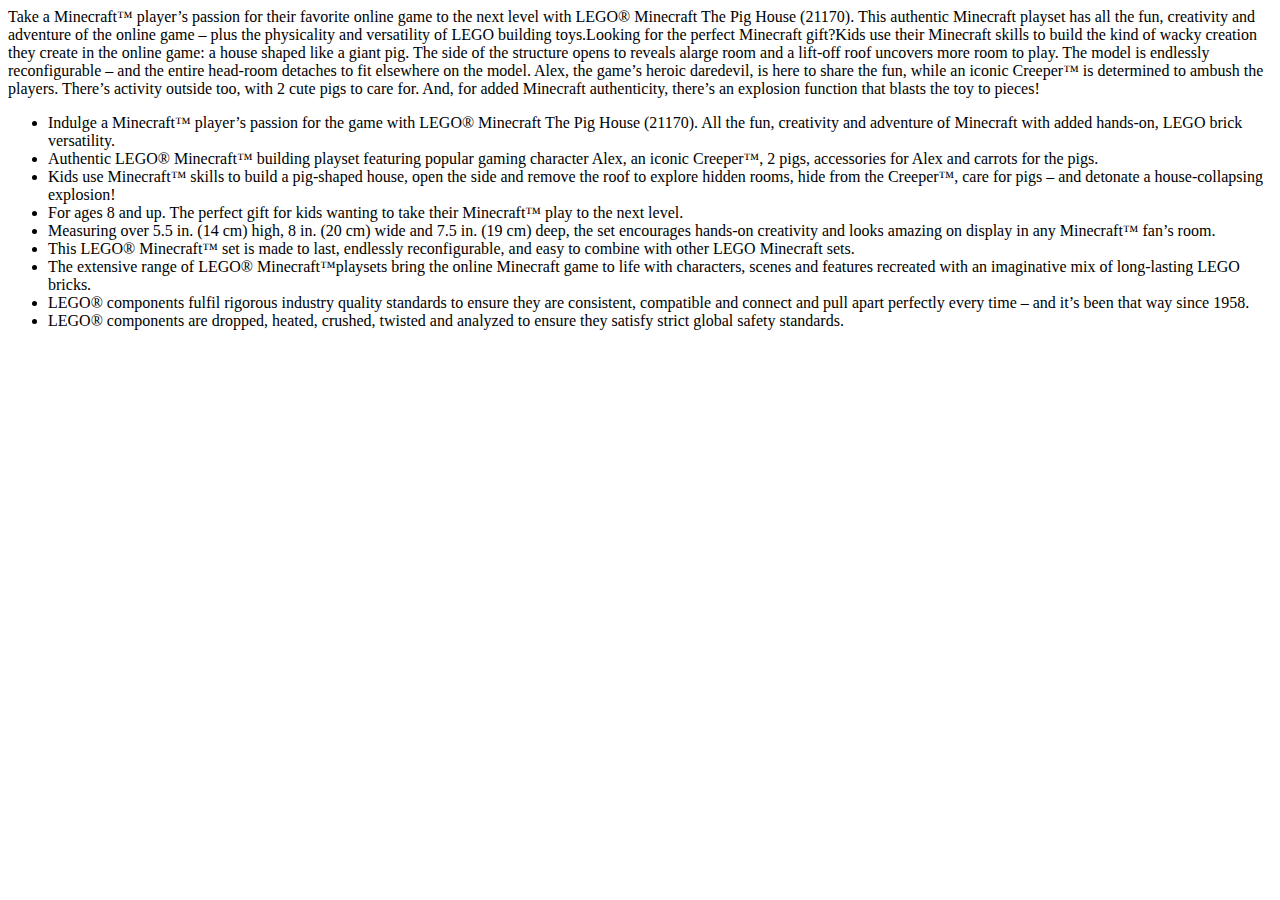
<file: ThemeMain/index.html>
<!DOCTYPE html>
<html lang="ko">

<head>
    <meta charset="UTF-8">
    <meta http-equiv="X-UA-Compatible" content="IE=edge">
    <meta name="viewport" content="width=device-width, initial-scale=1.0">
    <title>Document</title>
</head>

<body>
    <span>Take a Minecraft™ player’s passion for their favorite online game to the next level with LEGO® Minecraft The
        Pig House (21170). This authentic Minecraft playset has all the fun, creativity and adventure of the online game
        – plus the physicality and versatility of LEGO building toys.Looking for the perfect Minecraft gift?Kids use
        their Minecraft skills to build the kind of wacky creation they create in the online game: a house shaped like a
        giant pig. The side of the structure opens to reveals alarge room and a lift-off roof uncovers more room to
        play. The model is endlessly reconfigurable – and the entire head-room detaches to fit elsewhere on the model.
        Alex, the game’s heroic daredevil, is here to share the fun, while an iconic Creeper™ is determined to ambush
        the players. There’s activity outside too, with 2 cute pigs to care for. And, for added Minecraft authenticity,
        there’s an explosion function that blasts the toy to pieces!<ul>
            <li>Indulge a Minecraft™ player’s passion for the game with LEGO® Minecraft The Pig House (21170). All the
                fun, creativity and adventure of Minecraft with added hands-on, LEGO brick versatility.</li>
            <li>Authentic LEGO® Minecraft™ building playset featuring popular gaming character Alex, an iconic Creeper™,
                2 pigs, accessories for Alex and carrots for the pigs.</li>
            <li>Kids use Minecraft™ skills to build a pig-shaped house, open the side and remove the roof to explore
                hidden rooms, hide from the Creeper™, care for pigs – and detonate a house-collapsing explosion!</li>
            <li>For ages 8 and up. The perfect gift for kids wanting to take their Minecraft™ play to the next level.
            </li>
            <li>Measuring over 5.5 in. (14 cm) high, 8 in. (20 cm) wide and 7.5 in. (19 cm) deep, the set encourages
                hands-on creativity and looks amazing on display in any Minecraft™ fan’s room.</li>
            <li>This LEGO® Minecraft™ set is made to last, endlessly reconfigurable, and easy to combine with other LEGO
                Minecraft sets.</li>
            <li>The extensive range of LEGO® Minecraft™playsets bring the online Minecraft game to life with characters,
                scenes and features recreated with an imaginative mix of long-lasting LEGO bricks.</li>
            <li>LEGO® components fulfil rigorous industry quality standards to ensure they are consistent, compatible
                and connect and pull apart perfectly every time – and it’s been that way since 1958.</li>
            <li>LEGO® components are dropped, heated, crushed, twisted and analyzed to ensure they satisfy strict global
                safety standards.</li>
        </ul></span>
</body>

</html>
</file>
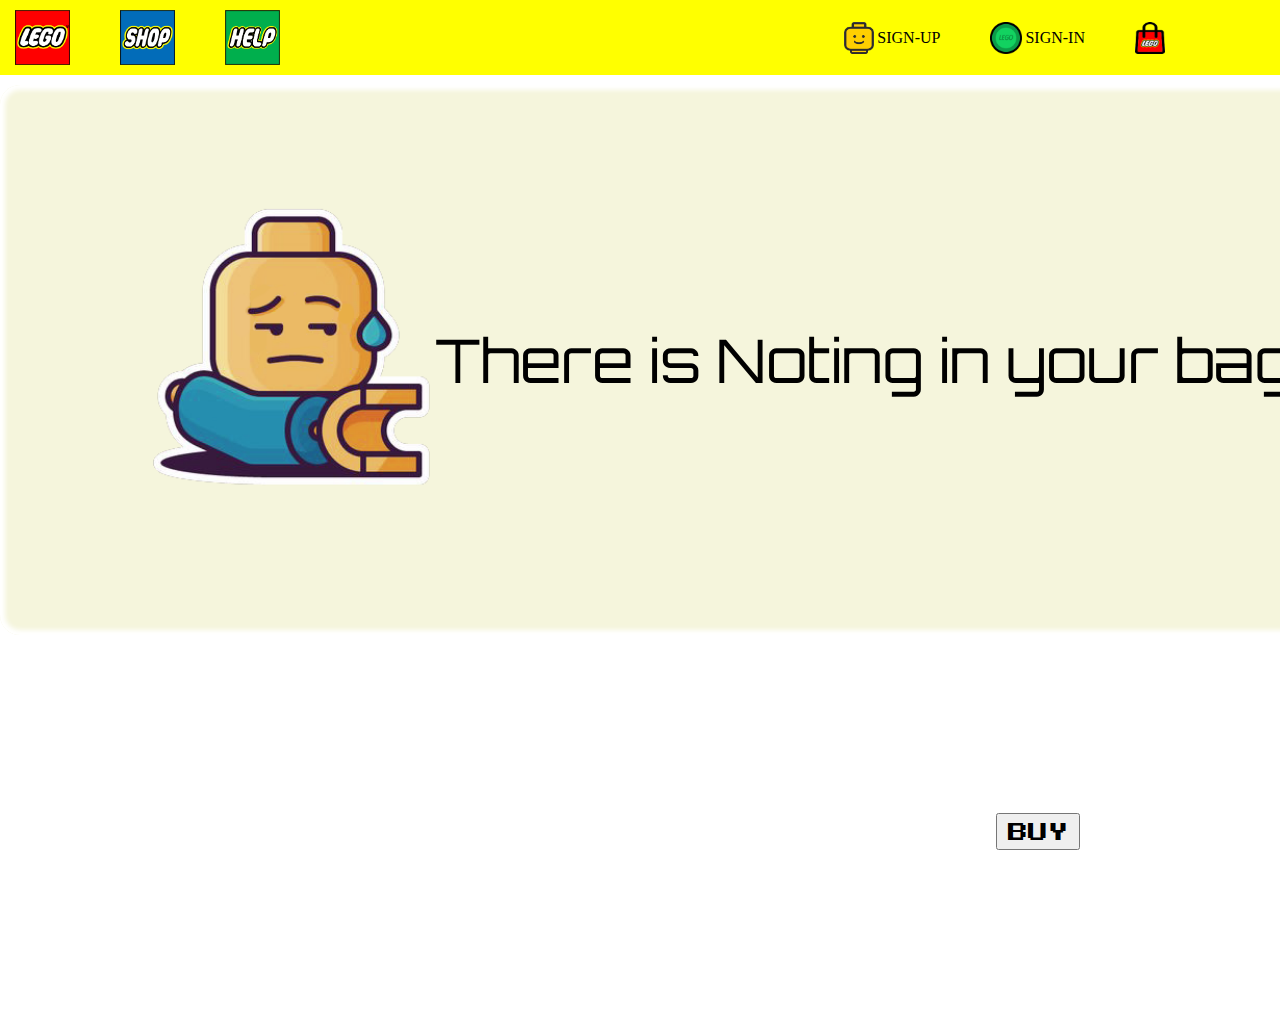
<file: bag.html>
<!DOCTYPE html>
<html lang="ko">

<head>
    <link rel="icon" type="image/x-icon" href="./css/images/header_logo.png">
    <meta charset="UTF-8">
    <meta http-equiv="X-UA-Compatible" content="IE=edge">
    <meta name="viewport" content="width=device-width, initial-scale=1.0">
    <title>Bag</title>
    <link rel="stylesheet" href="./css/reset.css">
    <link rel="stylesheet" href="./css/bag.css">
    <link rel="stylesheet" href="./css/header.css">
    <script src="https://cdnjs.cloudflare.com/ajax/libs/jquery/1.12.4/jquery.min.js"
        integrity="sha512-jGsMH83oKe9asCpkOVkBnUrDDTp8wl+adkB2D+//JtlxO4SrLoJdhbOysIFQJloQFD+C4Fl1rMsQZF76JjV0eQ=="
        crossorigin="anonymous" referrerpolicy="no-referrer"></script>
    <script src="./dist/dom-to-image.min.js"></script>
    <link rel="preconnect" href="https://fonts.googleapis.com">
    <link rel="preconnect" href="https://fonts.gstatic.com" crossorigin>
    <link href="https://fonts.googleapis.com/css2?family=Black+Ops+One&family=Noto+Sans+KR&display=swap"
        rel="stylesheet">
</head>

<body>
    <div class="header"></div>
    <div id="allbox">
        <div id="meButton">
            <button type="button">
                BUY
            </button>
        </div>
        <div id="bagNoItems">
            <p>There is Noting in your bag....</p>
        </div>
        <table id="bagTable">

        </table>
        <div id="bagMessageBox" class="unview">
            <button class="bagMessageBoxYes" type="button">yes</button>
            <button class="bagMessageBoxNo" type="button">no</button>
        </div>
    </div>
    <script>//callUp
        $('.header').load('./header.html')
        // $('.nav').load('./nav.html')
    </script>
    <script type="module" src="./js/index.js"></script>
    <script>
        function new_box() {
            let whatYouBuy = JSON.parse(sessionStorage.getItem("buys"))
            console.log(whatYouBuy)

            if (whatYouBuy) {
                $('#bagNoItems').removeClass('view')
                $('#bagTable *').remove()
                whatYouBuy.forEach((element, index) => {
                    let tempBox = ''
                    tempBox += `<tr class="bagItem el{}">`
                    tempBox += `<td class="bagImage">`
                    tempBox += `<img src="https://github.com/jillina1004/imagebox/blob/main/${element.lessgoIndex}.png?raw=true" alt="${element.lessgoIndex}">`
                    tempBox += `</td>`
                    tempBox += `<td class="bagName">${element.lessgoName}</td>`
                    tempBox += `<td class="bagPrice"><span class="howareyou">${element.lessgoPrice}</span><span class="howdareyou">${element.lessgoPrice}</span></td>`
                    tempBox += `<td class="bagQuant">
                    <div class="bagQuantMinus"></div>
                    <input onkeypress="return isNumber(event)" type="text" name="bagQuantInput" id="bagQuantInput${index}"
                        class="bagQuantInput" value="${element.lessgoQuant}">
                    <div class="bagQuantPlus"></div>
                </td>`
                    tempBox += `<td class="bagDelete">DELETE</td>
            </tr>`

                    $('#bagTable').append(tempBox)
                });
                if (whatYouBuy.length == 0) {
                    $('#bagTable *').remove()
                    $('#bagNoItems').addClass('view')
                }
            } else {
                $('#bagTable *').remove()
                $('#bagNoItems').addClass('view')

            }
        }
        new_box();
    </script>
    <script>
        $(document).on("click", ".bagQuantMinus", function () {
            let q = $(this).next().val()
            if (q >= 2) {
                q--;
                $(this).next().val(q)
                let b = $(this).parent().prev().children(".howdareyou").text()
                let c = parseInt(q) * parseFloat(b)
                $(this).parent().prev().children(".howareyou").text(c.toFixed(2))

            }
        })

        $(document).on("click", ".bagQuantPlus", function () {
            let q = $(this).prev().val()
            q++;
            $(this).prev().val(q)
            let b = $(this).parent().prev().children(".howdareyou").text()
                let c = parseInt(q) * parseFloat(b)
                $(this).parent().prev().children(".howareyou").text(c.toFixed(2))

        })
        let w = ""
        $(document).on("click", ".bagDelete", function () {
            $('#bagMessageBox').removeClass('unview')
            w = $(this).prev().prev().prev().prev().children().attr("alt")
        })
        $(document).on("click", ".bagMessageBoxYes", function () {
            let tempBox = JSON.parse(sessionStorage.getItem("buys")) || [];
            let objIndex = tempBox.findIndex((obj => obj.lessgoIndex == w));
            $('#bagMessageBox').addClass('unview')
            tempBox.splice(objIndex, 1)
            sessionStorage.setItem("buys", JSON.stringify(tempBox))
            setInterval(new_box(), 800);
        })
        $(document).on("click", ".bagMessageBoxNo", function () {
            w = 0;
            $('#bagMessageBox').addClass('unview')
        })
        $('.bagQuantInput').bind('mousewheel', function (e) {
            let a = $(this).val()
            e.preventDefault();
            e.stopPropagation();
            if (e.originalEvent.wheelDelta / 120 > 0) {
                a ++;
                $(this).val(a)
                let b = $(this).parent().prev().children(".howdareyou").text()
                
                let c = parseInt(a) * parseFloat(b)
                $(this).parent().prev().children(".howareyou").text(c.toFixed(2))
            }
            else {
                if(a>=2){
                a--;
                $(this).val(a)}
                let b = $(this).parent().prev().children(".howdareyou").text()
                
                let c = parseInt(a) * parseFloat(b)
                $(this).parent().prev().children(".howareyou").text(c.toFixed(2))
            }
        });
        $(document).on("input", ".bagQuantInput", function () {
            let a = $(this).val()
            if (a == 0) {
                $(this).val(1)
            }
            else {
                let b = $(this).parent().prev().children(".howdareyou").text()
                
                let c = parseInt(a) * parseFloat(b)
                $(this).parent().prev().children(".howareyou").text(c.toFixed(2))
            }
        })
    </script>
    <script>

        function isNumber(evt) { //<input type="text" onkeypress="return isNumber(event)">
            evt = (evt) ? evt : window.event;
            var charCode = (evt.which) ? evt.which : evt.keyCode;
            if (charCode > 31 && (charCode < 48 || charCode > 57)) {
                return false;
            }
            return true;
        }
        $('.bagQuantInput').bind('keyup blur', function () {
            $(this).val($(this).val().replace(/[^0-9]/g, ''))
        });
    </script>

</body>

</html>
</file>
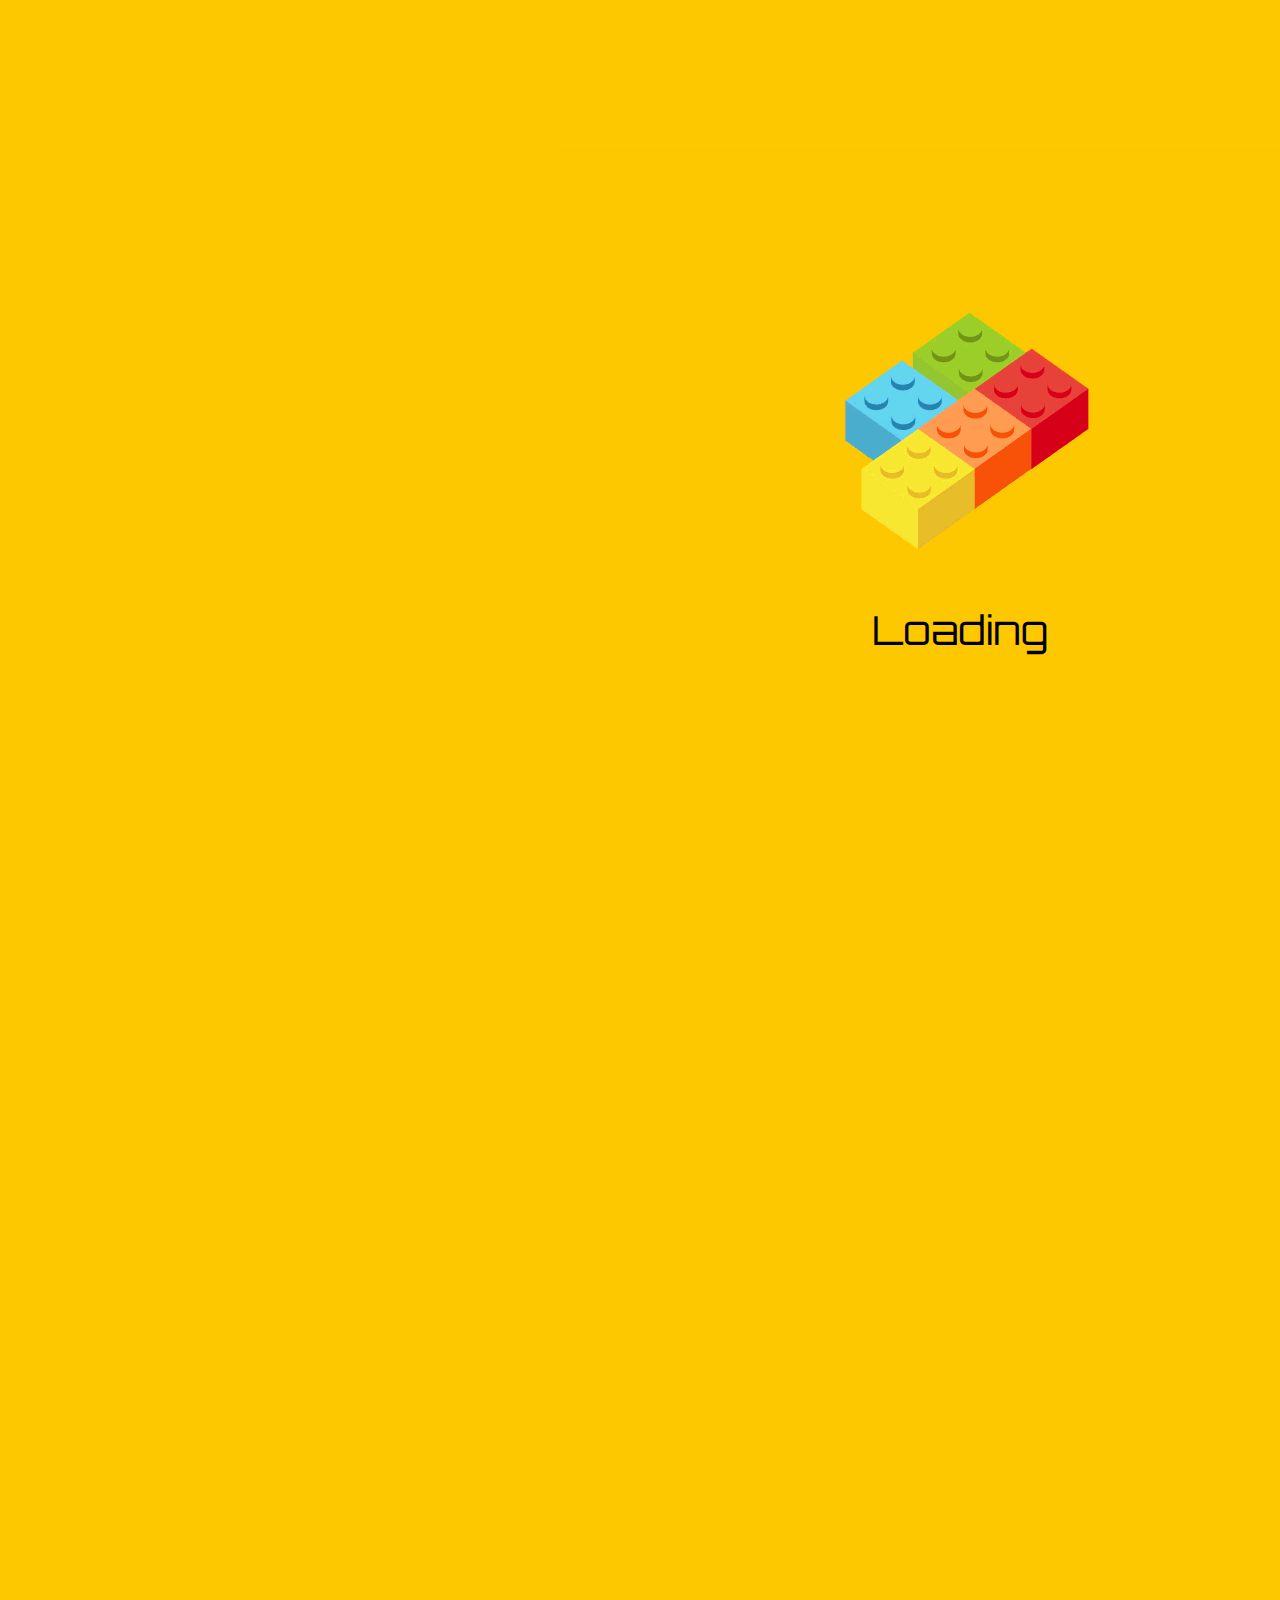
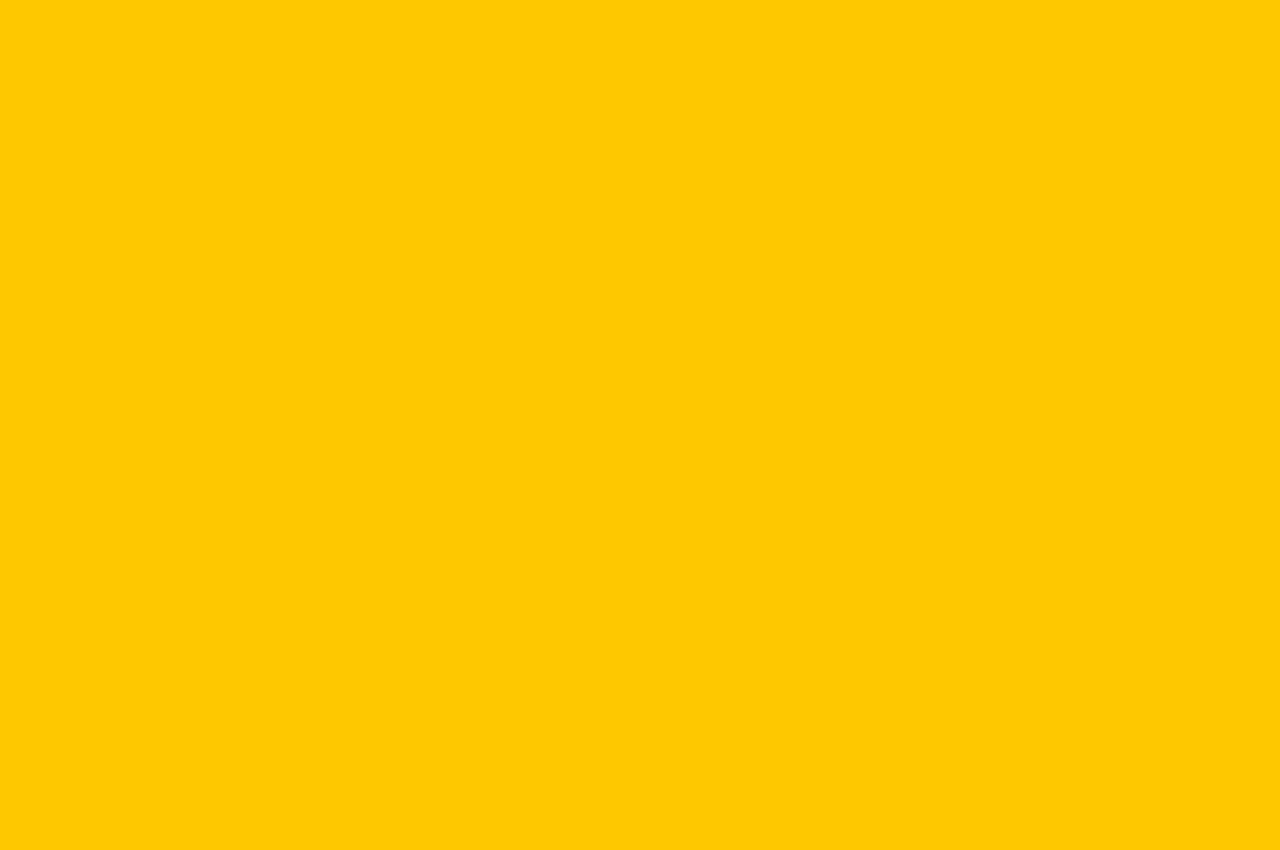
<file: detail.html>
<!DOCTYPE html>
<html lang="ko">

<head>
    <link rel="icon" type="image/x-icon" href="./css/images/header_logo.png">
    <meta charset="UTF-8">
    <meta name="viewport" content="width=device-width, initial-scale=1.0">
    <title>Document</title>
    <link rel="stylesheet" href="./css/reset.css">
    <link rel="stylesheet" href="./css/detail.css">
    <link rel="stylesheet" href="./css/header.css">
    <link rel="preconnect" href="https://fonts.googleapis.com">
    <link rel="preconnect" href="https://fonts.gstatic.com" crossorigin>
    <link href="https://fonts.googleapis.com/css2?family=Black+Ops+One&family=Noto+Sans+KR&display=swap"
        rel="stylesheet">
    <script src="https://cdnjs.cloudflare.com/ajax/libs/jquery/1.12.4/jquery.min.js"
        integrity="sha512-jGsMH83oKe9asCpkOVkBnUrDDTp8wl+adkB2D+//JtlxO4SrLoJdhbOysIFQJloQFD+C4Fl1rMsQZF76JjV0eQ=="
        crossorigin="anonymous" referrerpolicy="no-referrer"></script>
</head>

<body>
    <div class="loading"></div>
    <div class="header"></div>
    <div id="allbox">
        <div id="detailMain">
            <div id="pleaseLogin">
               
            </div>
            <div id="detailImageBox2">
                <p></p>
                <button type="button" id="detailImageBox2View">VIEW BAG</button>
                <button type="button" id="detailImageBox2Keep">CLOSE</button>
            </div>
            <div id="detailMainLeft">
                <div id="detailImageBox"></div>
                <div id="soldOut"></div>

                <div id="detail3Info">
                    <div id="detailInfoL"><p>Pieces</p><br><span></span></div>
                    <div id="detailInfoM"><p>Ages</p><br><span></span></div>
                    <div id="detailInfoR"><p>minifigures</p><br><span></span></div>
                </div>
            </div>
            <div id="detailMainRight">
                <ul>
                    <li id="detailListStarsNew">
                        <div id="detailStars">

                        </div>
                        <div id="detailNew" class="univew">NEW</div>
                    </li>
                    <li id="detailListIndex">
                        <p>#Index</p>
                        <span></span>
                        </li>
                    <li id="detailListName"><p>#Title</p><span></span></li>
                    <li id="detailListPrice"><p>#Price</p><span></span></li>
                    <li id="detailListTheme"><p>#Theme</p><span></span></li>
                    <li id="detailListButton">
                        <div id="detailListButtonMinus"></div>
                        <input type="text" name="detailListButtonQuant" id="detailListButtonQuant" value="1" onkeypress="return isNumber(event)">
                        <div id="detailListButtonPlus"></div>
                        <div id="detailListButtonBuy">BUY</div>
                    </li>
                </ul>
            </div>
            <div id="detailMainBottom">

            </div>
        </div>
    </div>
    <div class="footer"></div>
    <script>$('.loading').load('./loadingC.html')
        window.onload = function(){
            setTimeout(function(){
                scrollTo(0,0)
            },10)
        }
        $('.loading').delay(3000).fadeOut()
        </script>
    <script>$('.header').load('./header.html')
    $('.footer').load('./footer.html')</script>

    <script type="module" src="./js/index.js"></script>
    <script>
        let detailItem = JSON.parse(sessionStorage.getItem("Items"))
        console.log(detailItem)
        document.title = detailItem.lessgoName;
        let detailimage = `<img src="https://github.com/jillina1004/imagebox/blob/main/${detailItem.lessgoIndex}.png?raw=true" alt="${detailItem.lessgoIndex}"></img>`
        $('#detailImageBox').append(detailimage)
        $('#detailInfoL span').append(detailItem.lessgoPiece)
        $('#detailInfoM span').append(detailItem.lessgoAge)
        $('#detailInfoR span').append(detailItem.lessgoMan)
        $('#detailListIndex span').append(detailItem.lessgoIndex)
        $('#detailListName span').append(detailItem.lessgoName)
        $('#detailListPrice span').append(detailItem.lessgoPrice)
        $('#detailListTheme span').append(detailItem.lessgoTheme)
        let rateStar = detailItem.lessgoRate * 10
        let rateStar2 = rateStar % 10;
        let rateStar3 = 0;
        if (rateStar != 0) {
            if (rateStar2 == 0) {
                rateStar3 = 50 - rateStar
                for (let i = 0; i < rateStar; i += 10) {
                    $('#detailStars').append(`<img src="./css/images/star2.png" alt="">`)
                }
                for (let i = 0; i < rateStar3; i += 10) {
                    $('#detailStars').append(`<img src="./css/images/star0.png" alt="">`)
                }
            }
            else {
                rateStar3 = 45 - rateStar
                for (let i = 0; i < rateStar - 5; i += 10) {
                    $('#detailStars').append(`<img src="./css/images/star2.png" alt="">`)
                }
                $('#detailStars').append(`<img src="./css/images/star1.png" alt="">`)
                for (let i = 0; i < rateStar3; i += 10) {
                    $('#detailStars').append(`<img src="./css/images/star0.png" alt="">`)
                }
            }
        }
        else {
            $('#detailStars').append(`<img src="./css/images/star0.png" alt="">`)
            $('#detailStars').append(`<img src="./css/images/star0.png" alt="">`)
            $('#detailStars').append(`<img src="./css/images/star0.png" alt="">`)
            $('#detailStars').append(`<img src="./css/images/star0.png" alt="">`)
            $('#detailStars').append(`<img src="./css/images/star0.png" alt="">`)
        }
        if (detailItem.lessgoNew == 1) {
            $('#detailNew').removeClass("unview")
        }
        else {
            $('#detailNew').addClass("unview")
        }
        let buying = true;
        if (detailItem.lessgoBuy == false) {
            buying = false;
            $('#detailListButtonBuy').addClass("unview")
            $('#detailImageBox img').addClass("unview")
            $("#detailListButtonQuant").val(0)
            $('#soldOut').addClass("view")
        }
        else {
            buying = true;
            $('#detailListButtonBuy').removeClass("unview")
            $('#detailImageBox img').removeClass("unview")
            $('#soldOut').removeClass("view")
        }
        let c=0;
        $.get(`./text/${detailItem.lessgoIndex}.txt`, function (data) {

            let a = data
            $('#detailMainBottom').append(a)
            c = $('#detailMainBottom').height()

        }, 'text');
        
       
        $(document).on("click", '#detailListButtonMinus', function () {
            if ($("#detailListButtonQuant").val() > 1) {
                
                let temp = $("#detailListButtonQuant").val();
                temp--;
                $("#detailListButtonQuant").val(temp)
                
            }
           
        })
        $(document).on("click", '#detailListButtonPlus', function () {
            if ($("#detailListButtonQuant").val() >= 1){
                let temp = $("#detailListButtonQuant").val();
            temp++;
            $("#detailListButtonQuant").val(temp)}

        })
        $(document).on("input", "#detailListButtonQuant", function () {
            let a = $(this).val()
            if (a == 0) {
                $(this).val(1)
            }
            else {
            }
        })
        $('#detailListButtonQuant').bind('mousewheel', function (e) {
            let a = $(this).val()
            e.preventDefault();
            e.stopPropagation();
            if (e.originalEvent.wheelDelta / 120 > 0) {
                a ++;
                $(this).val(a)
                
            }
            else {
                if(a>=2){
                a--;
                $(this).val(a)}
               
            }
        });
        $(document).on("click", '#detailListButtonBuy', function () {
            if (buying) {
                if ($("#detailListButtonQuant").val() > 0) {
                    let logs = sessionStorage.getItem("log")
                    if (logs == 11) {
                        $('#pleaseLogin').delay(800).fadeIn()

                    }
                    else {
                        let temp = {
                            lessgoIndex: detailItem.lessgoIndex,
                            lessgoName: detailItem.lessgoName,
                            lessgoPrice: detailItem.lessgoPrice,
                            lessgoQuant: $("#detailListButtonQuant").val()
                        }
                        let tempBox = JSON.parse(sessionStorage.getItem("buys")) || [];
                        
                        let objIndex = tempBox.findIndex((obj => obj.lessgoIndex == temp.lessgoIndex));
                        if(objIndex>=0){
                            let q = parseInt(temp.lessgoQuant)
                            let w = parseInt(tempBox[objIndex].lessgoQuant)
                            tempBox[objIndex].lessgoQuant = "" + (q + w)
                            sessionStorage.setItem("buys", JSON.stringify(tempBox))
                        }else{
                        tempBox.push(temp)
                        sessionStorage.setItem("buys", JSON.stringify(tempBox))
                        
                        }
                        $('#detailImageBox2').delay(800).fadeIn()
                    }
                }
                else {
                    //수량 0
                }
            }
            else {
                //구매 불가능 상품
            }
            
        })
        $(document).on("click", '#pleaseLogin', function () {
            $('#pleaseLogin').delay(200).fadeOut()
        })
        $(document).on("click", '#detailImageBox2Keep', function () {
            $('#detailImageBox2').delay(100).fadeOut()
        })
        $(document).on("click", '#detailImageBox2View', function () {
            $('#detailImageBox2').delay(10).fadeOut()
            location.href = './bag.html'
        })

        
    </script>
    <script>
        function isNumber(evt) { //<input type="text" onkeypress="return isNumber(event)>
            evt = (evt) ? evt : window.event;
            var charCode = (evt.which) ? evt.which : evt.keyCode;
            if (charCode > 31 && (charCode < 48 || charCode > 57)) {
                return false;
            }
            return true;
        }
        $('#detailListButtonQuant').bind('keyup blur', function () {
    $(this).val($(this).val().replace(/[^0-9]/g, ''))
});
    </script>
    <script>
        if(c>0){
            let q = parseInt($('#detailMain').css("height")) + c +  "px"
        console.log(q)
            $('#allbox').css({
                height: q
                
            })
        }
    </script>
</body>

</html>
</file>
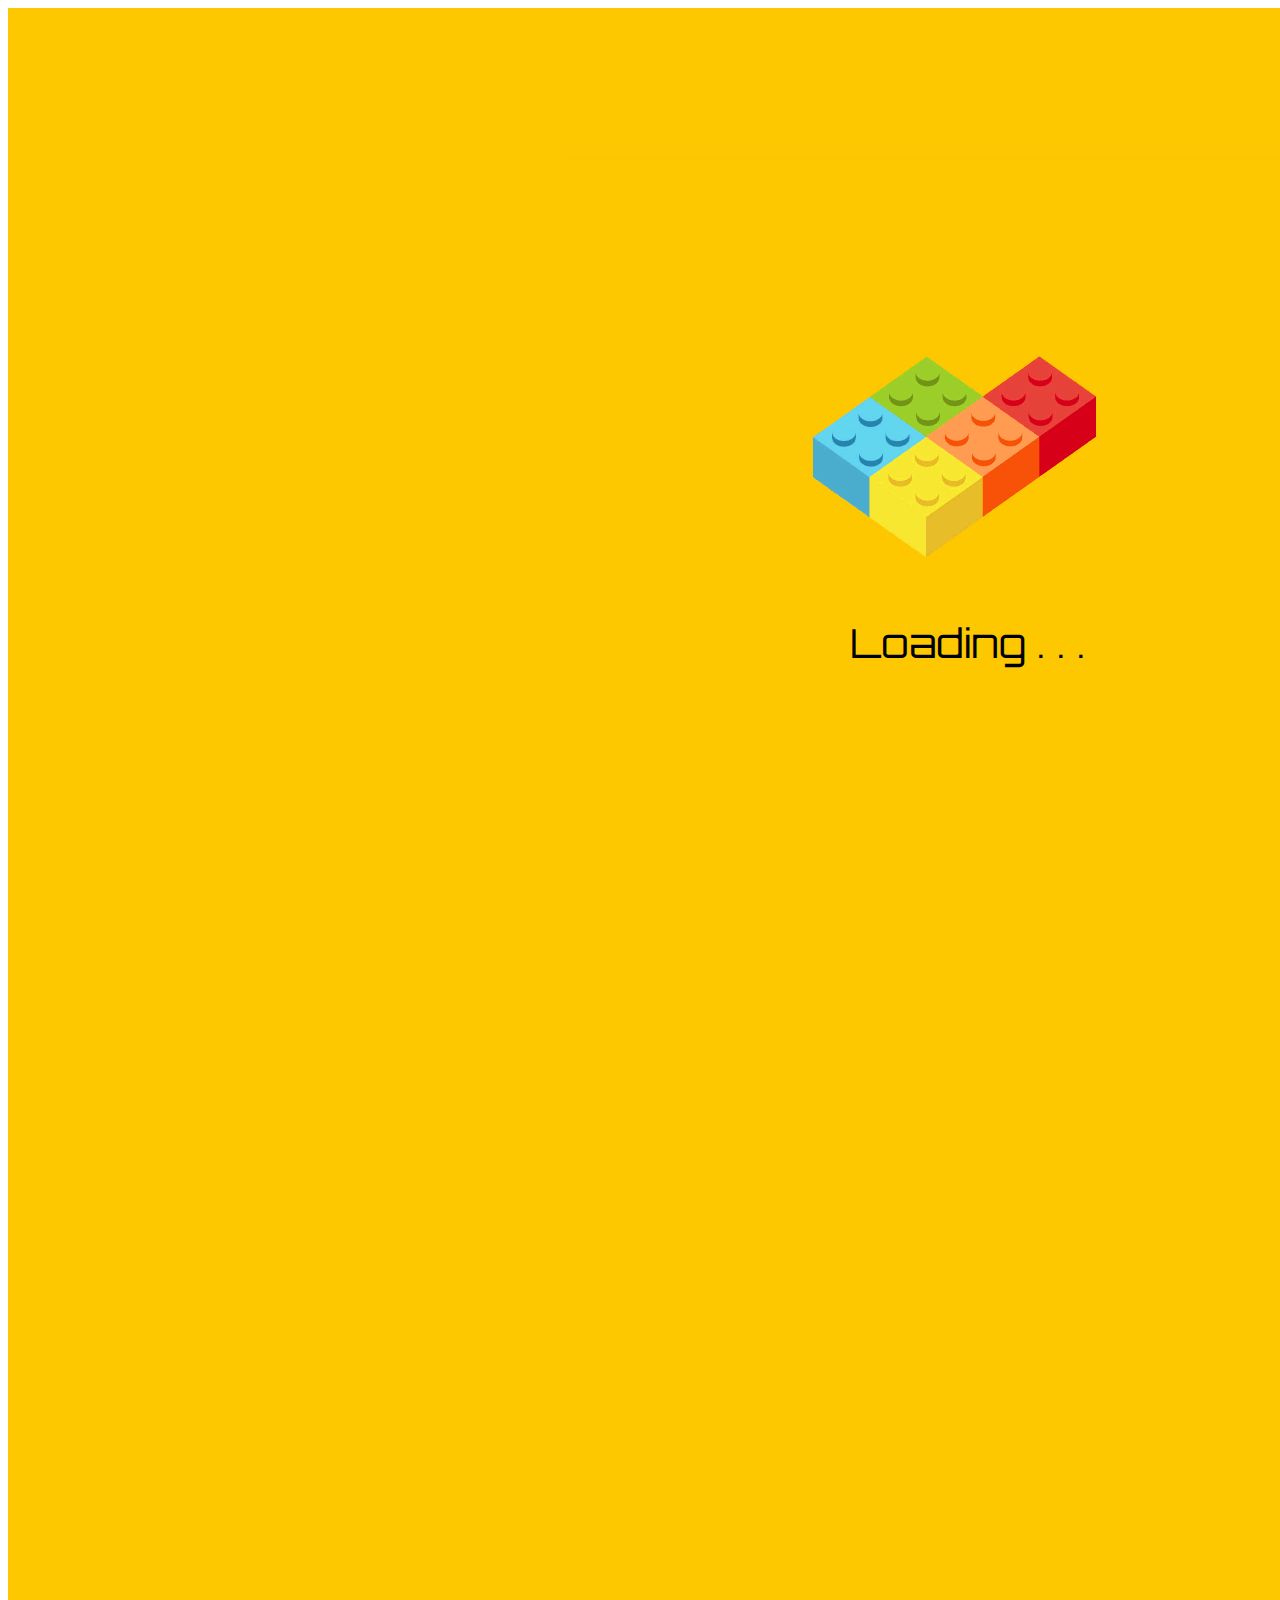
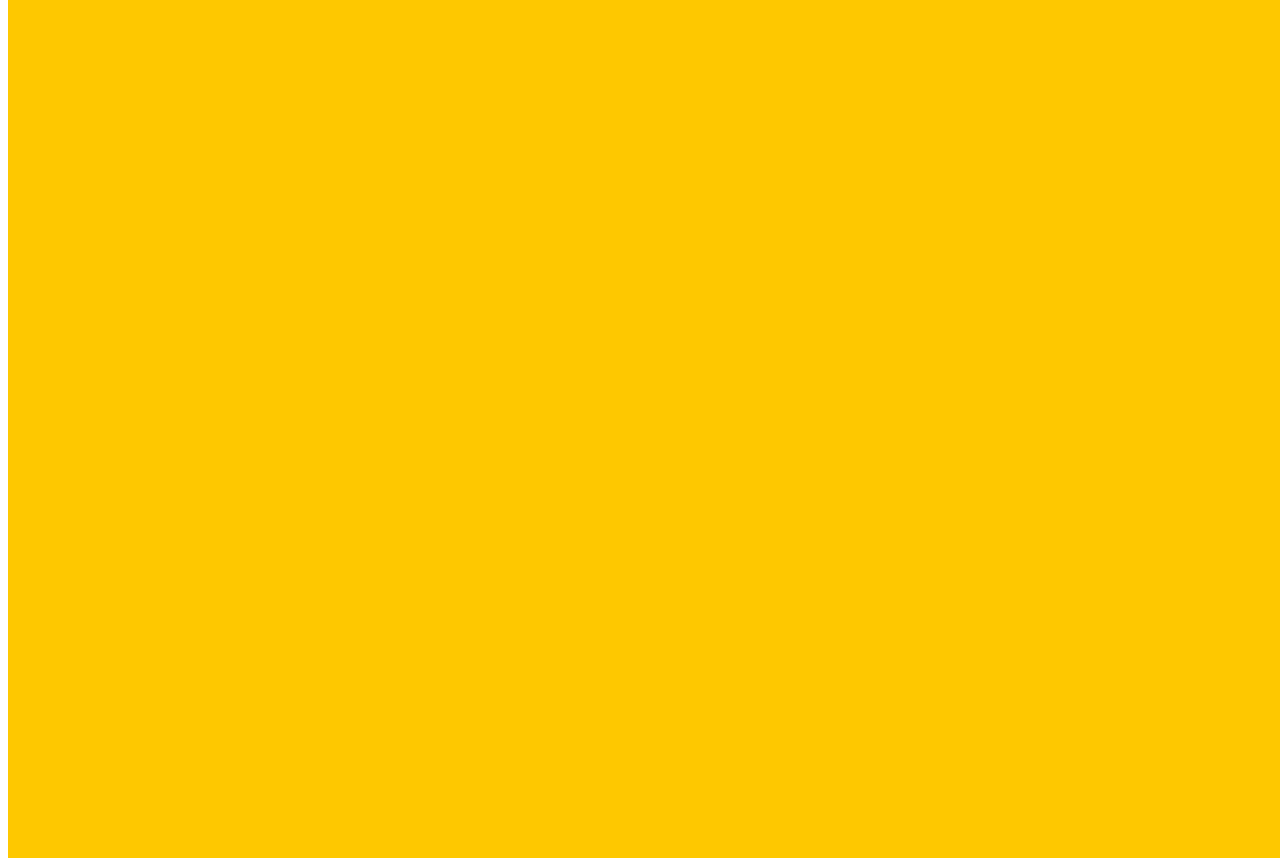
<file: loadingC.html>
<body >
    <style>
        @import url('https://fonts.googleapis.com/css2?family=Orbitron&display=swap');
        #loadBody{
            background-color: rgb(254, 200, 0);
            width: 1920px;
            height: 2450px;
            position: absolute;
            z-index: 99;
        }
        #loading{
            width: 800px;
            height: 600px;
            background-image: url(./css/images/Loading.gif);
            margin: 150px  auto 0px;
        }
        #loadingMessage{
            margin: 0px auto;
            text-align: center;
            font-family: 'Orbitron';
            font-size: 40px;
            position: relative;
            
        }
        #loadingMessage span{
            position: absolute;
            top: -140px;
            right: 0;
            left: 0;
        }
    </style> 
    <!-- <div class="header" style="width:100%;"></div> -->
    <div id="loadBody">
        <div id="loading"></div>
        <div id="loadingMessage"><span>Loading . . . </span></div>
    </div>
    <!-- <script>$('.header').load('./header.html')</script> -->
    <script>
        let a = ["Loading","Loading .","Loading . .","Loading . . ."]
        let b = 0;
        setInterval(text, 800)
        function text() {
            
            $('#loadingMessage span').text(a[b])
            b++;
            if(b>3){
                b=0
            }

        }
    </script>
</body>
</file>
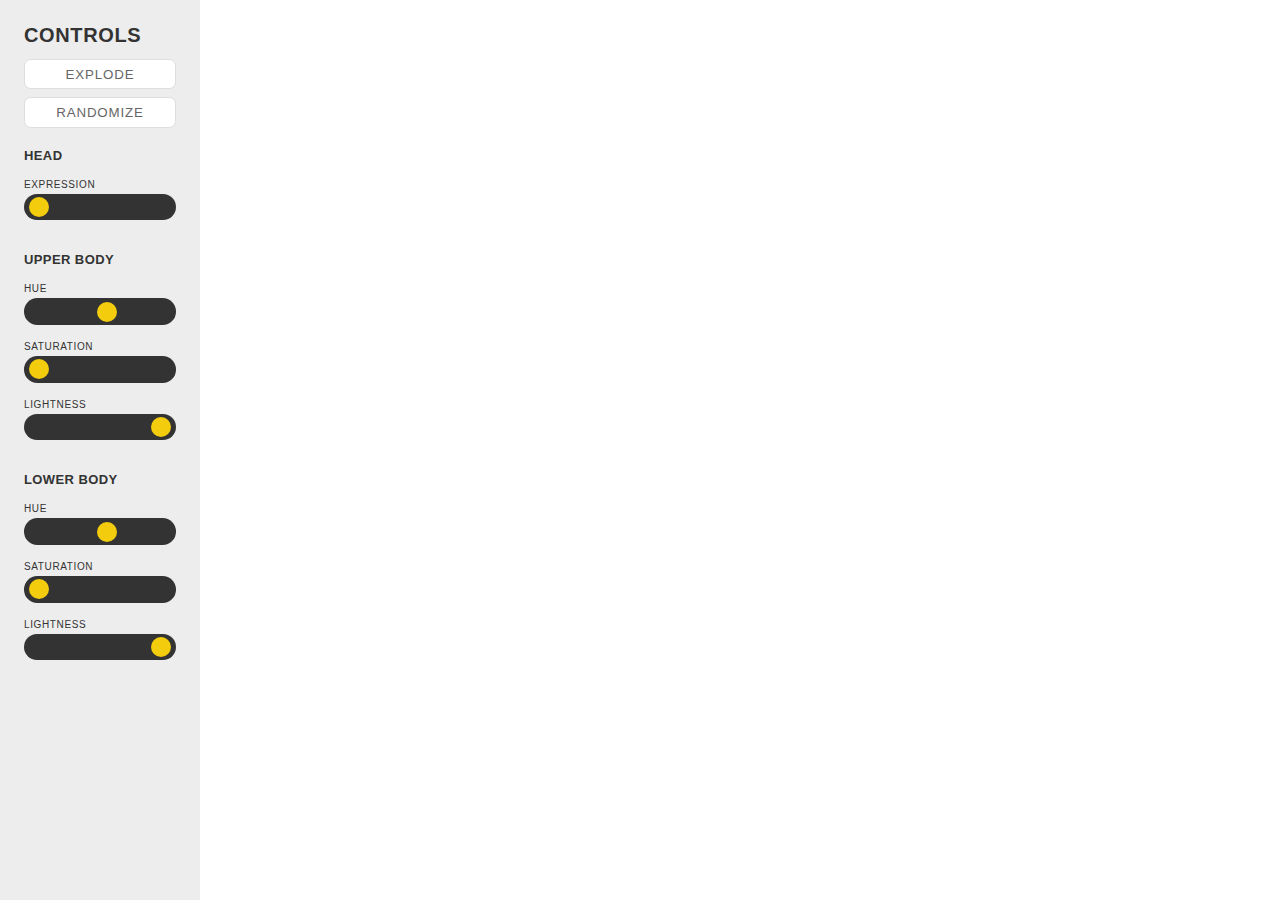
<file: minifigure.html>
<body id="minifigureHTML">
    <style>
        html {
            box-sizing: border-box;
        }

        *,
        *::before,
        *::after {
            box-sizing: inherit;
            padding: 0;
            margin: 0;
        }

        body {
            display: flex;
            height: 100vh;
            font-family: Montserrat, sans-serif;
        }

        .minifigure {
            position: absolute;
            top:15%;
            left: 160%;
            width: 300px;
            height: 485px;
            
            perspective: 200;
            transform-style: preserve-3d;
            transition: transform 400ms;
        }

        .minifigure.explode {
            transform: scale(0.75) translateZ(0);
        }

        /* Head */

        .head {
            position: absolute;
            z-index: 2;
            top: 8%;
            left: 50%;
            width: 7.25em;
            height: 6.25em;
            transform: translateX(-50%);
            color: hsla(50, 90%, 50%, 1);
            background-color: currentColor;
            background-image:
                linear-gradient(rgba(255, 255, 255, 0.3),
                    rgba(255, 255, 255, 0) 20%,
                    rgba(0, 0, 0, 0) 80%,
                    rgba(0, 0, 0, 0.15) 95%,
                    rgba(0, 0, 0, 0.3)),
                linear-gradient(to right,
                    rgba(255, 255, 255, 0) 50%,
                    rgba(255, 255, 255, 0.2),
                    rgba(255, 255, 255, 0));
            border-radius: 1.5em;
            transition: transform 400ms;
        }

        .explode .head {
            transform: translate(-50%, -8em);
        }

        .head::before,
        .head::after {
            content: '';
            position: absolute;
            left: 50%;
            height: 2em;
            transform: translateX(-50%);
            background-color: currentColor;
        }

        .head::before {
            top: -1.25em;
            width: 3.5em;
            height: 1.25em;
            background-image:
                linear-gradient(rgba(255, 255, 255, 0.5),
                    rgba(255, 255, 255, 0) 30%),
                linear-gradient(to right,
                    rgba(255, 255, 255, 0) 70%,
                    rgba(255, 255, 255, 0.25) 80%,
                    rgba(255, 255, 255, 0) 90%);
            border-radius: 0.25em 0.25em 0 0;
        }

        .head::after {
            bottom: -0.875em;
            width: 4.5em;
            height: 1em;
            background-image:
                linear-gradient(rgba(0, 0, 0, 0.2),
                    rgba(0, 0, 0, 0.05) 50%),
                linear-gradient(to right,
                    rgba(255, 255, 255, 0) 70%,
                    rgba(255, 255, 255, 0.25) 80%,
                    rgba(255, 255, 255, 0) 90%);
            border-radius: 0 0 0.125em 0.125em;
        }

        /* Faces */

        .faces-wrap {
            height: 100%;
            overflow: hidden;
        }

        .faces {
            display: flex;
            transition: transform 400ms cubic-bezier(0, 0, 0, 1.25);
        }

        .explode .faces {
            transform: translateX(-500%) !important;
        }

        .face {
            position: relative;
            flex: 1 0 100%;
        }

        /* Eyes */

        .eye {
            position: absolute;
            top: 2.25em;
            width: 0.75em;
            height: 0.9375em;
            color: #fff;
            background-color: currentColor;
            border-radius: 50%;
            box-shadow: inset 0 -0.125em 0 0.25em #000;
        }

        .eye::before {
            content: '';
            position: absolute;
            left: 50%;
            color: #000;
            transform: translateX(-50%);
        }

        .eye.right {
            left: 2.25em;
        }

        .eye.left {
            right: 2.25em;
        }

        .classic .eye {
            top: 2.4375em;
            height: 0.75em;
            color: #000;
            box-shadow: none;
        }

        .large-smile .eye {
            top: 2em;
        }

        .worried .eye,
        .surprised .eye {
            top: 2.4375em;
            width: 1em;
            height: 1.125em;
            box-shadow: inset 0 -0.125em 0 0.3125em #000;
        }

        .worried .eye.right {
            left: 2.125em;
        }

        .worried .eye.left {
            right: 2.125em;
        }

        .frown .eye {
            top: 2.625em;
        }

        .frown .eye::before {
            bottom: 80%;
            width: 1.25em;
            height: 1em;
            border: 0.1875em solid transparent;
            border-bottom-color: currentColor;
            border-radius: 50%;
        }

        .frown .eye.right::before {
            margin-left: -0.25em;
            transform: translateX(-50%) rotate(-20deg);
        }

        .frown .eye.left::before {
            margin-left: 0.25em;
            transform: translateX(-50%) rotate(20deg);
        }


        /* Brow */

        .brow {
            position: absolute;
            bottom: 0.625em;
            left: 50%;
            width: 1.75em;
            height: 1em;
            transform-origin: 0 0;
            transform: translateX(-50%);
            color: #000;
            border: 0.25em solid transparent;
            border-top-color: currentColor;
            border-bottom: none;
            border-radius: 50% 50% 0 0;
        }

        .right .brow {
            border-left: none;
        }

        .left .brow {
            border-right: none;
        }

        .large-smile .brow {
            bottom: 0.375em;
            width: 1.25em;
            height: 1.375em;
            border: none;
            border-top: 0.25em solid;
            border-radius: 50% 50% 0 0;
        }

        .large-smile .right .brow {
            margin-left: -0.125em;
            transform: skewY(-10deg) translateX(-50%) translateZ(0);
        }

        .large-smile .left .brow {
            margin-left: 0.125em;
            transform: skewY(10deg) translateX(-50%) translateZ(0);
        }

        .worried .brow {
            width: 1.25em;
            height: 0.875em;
            bottom: 1.25em;
            border-top: none;
            border-bottom: 0.25em solid currentColor;
            border-radius: 0 0 50% 50%;
        }

        .worried .right .brow {
            margin-left: -0.25em;
            transform: rotate(-20deg) translateX(-50%) translateZ(0);
        }

        .worried .left .brow {
            margin-left: 0.25em;
            transform: rotate(20deg) translateX(-50%) translateZ(0);
        }

        .frown .brow {
            width: 1.5em;
            bottom: 1.375em;
            border-top: none;
            border-bottom: 0.25em solid currentColor;
            border-radius: 0 0 50% 50%;
        }

        .frown .right .brow {
            margin-left: -0.625em;
            transform: rotate(-35deg) translateX(-50%) translateZ(0);
        }

        .frown .left .brow {
            margin-left: 0.625em;
            transform: rotate(35deg) translateX(-50%) translateZ(0);
        }

        .surprised .brow {
            bottom: 1em;
            width: 1.5em;
            border-right: none;
            border-left: none;
        }

        .surprised .right .brow {
            margin-left: -0.5em;
            transform: rotate(-15deg) translateX(-50%) translateZ(0);
        }

        .surprised .left .brow {
            margin-left: 0.5em;
            transform: rotate(15deg) translateX(-50%) translateZ(0);
        }

        /* Mouth */

        .mouth {
            position: absolute;
            top: 3.125em;
            left: 50%;
            width: 2.5em;
            height: 1.5em;
            transform: translateX(-50%);
            color: #000;
            border: 0.25em solid transparent;
            border-bottom-color: currentColor;
            border-radius: 50%;
        }

        .mouth::before,
        .mouth::after {
            content: '';
            position: absolute;
            left: 50%;
            transform: translateX(-50%);
        }

        .classic .mouth {
            top: 2.9375em;
        }

        .large-smile .mouth {
            top: 0.125em;
            width: 3.125em;
            height: 5em;
            border: none;
            border-bottom: 1.5em solid;
            border-radius: 0 0 70% 70%/0 0 50% 50%;
        }

        .large-smile .mouth::before {
            top: 1.6875em;
            width: 4.25em;
            height: 2em;
            color: #000;
            border: 0.1875em solid transparent;
            border-bottom-color: currentColor;
            border-radius: 0 0 50% 50%;
            box-shadow: 0 0.9375em 0 -0.75em #fff;
        }

        .large-smile .mouth::after {
            top: 4.4375em;
            width: 1.25em;
            height: 0.375em;
            color: #c00;
            background-color: currentColor;
            border-radius: 70% 70% 70% 70%/50% 50% 100% 100%;
        }

        .worried .mouth {
            top: 4.5em;
            width: 2em;
            height: 1.25em;
            transform: translateX(-50%) rotate(-10deg) translateZ(0);
            border-top-color: currentColor;
            border-right: none;
            border-bottom-color: transparent;
            border-right-width: 0.5em;
            border-radius: 50% 50% 0 0;
        }

        .frown .mouth {
            top: 4.25em;
            width: 2.75em;
            height: 2em;
            margin-left: -0.125em;
            transform: translateX(-50%) rotate(-15deg) translateZ(0);
            border-top-color: currentColor;
            border-right: none;
            border-bottom-color: transparent;
            border-right-width: 0.5em;
            border-radius: 50% 50% 0 0;
        }

        .frown .mouth::before {
            top: 0.375em;
            width: 0.75em;
            height: 0.625em;
            margin-left: 0.125em;
            color: #000;
            border: 0.125em solid transparent;
            border-top-color: currentColor;
            border-right: none;
            border-radius: 50%;
            border-radius: 50% 50% 0 0;
        }

        .surprised .mouth {
            top: 4em;
            width: 3.125em;
            height: 1.625em;
            background-color: currentColor;
            border: none;
            border-radius: 70% 70% 60% 60%/100% 100% 50% 50%;
        }

        .surprised .mouth::before,
        .surprised .mouth::after {
            color: #fff;
            background-color: currentColor;
        }

        .surprised .mouth::before {
            top: 0.1875em;
            width: 2em;
            height: 0.375em;
            border-radius: 70% 70% 60% 60%/100% 100% 50% 50%;
        }

        .surprised .mouth::after {
            bottom: 0.1875em;
            width: 2.25em;
            height: 0.375em;
            border-radius: 70% 70% 60% 60%/100% 100% 50% 50%;
        }

        /* Upper Body */

        .upper-body {
            position: absolute;
            z-index: 1;
            top: 9.25em;
            width: 100%;
            color: hsl(200, 0%, 90%);
            perspective: 320px;
        }

        .upper-body::before,
        .upper-body::after {
            content: '';
            position: absolute;
            left: 50%;
            transform: translateX(-50%);
        }

        .upper-body::before {
            bottom: 100%;
            width: 3em;
            height: 3.5em;
            background-color: currentColor;
            background-image:
                linear-gradient(to right,
                    rgba(255, 255, 255, 0) 50%,
                    rgba(255, 255, 255, 0.2),
                    rgba(255, 255, 255, 0) 90%),
                linear-gradient(rgba(0, 0, 0, 0) 50%,
                    rgba(0, 0, 0, 0.05) 80%,
                    rgba(0, 0, 0, 0.1));
            border-radius: 50% 50% 0 0/10% 10% 0 0;
        }

        .upper-body::after {
            top: -2.75em;
            width: 2em;
            height: 2em;
            background-color: rgba(0, 0, 0, 0.9);
            background-image:
                linear-gradient(to right,
                    rgba(255, 255, 255, 0) 50%,
                    rgba(255, 255, 255, 0.2) 80%,
                    rgba(255, 255, 255, 0));
            border-radius: 50%/10%;
        }

        .torso {
            position: absolute;
            z-index: 1;
            top: 0;
            left: 50%;
            width: 7.75em;
            height: 9.125em;
            transform-origin: top center;
            transform: translateX(-50%) rotateX(45deg);
            background-color: currentColor;
            background-image:
                linear-gradient(rgba(255, 255, 255, 0.1),
                    rgba(0, 0, 0, 0) 80%,
                    rgba(0, 0, 0, 0.05) 98%,
                    rgba(0, 0, 0, 0.25) 100%);
            border-radius: 0.5em 0.5em 0.125em 0.125em;
            box-shadow:
                inset 0 0.25em 0.25em rgba(255, 255, 255, 0.5),
                -1.5em 0.5em 1em -1.25em rgba(0, 0, 0, 0.3),
                1.5em 0.5em 1em -1.25em rgba(0, 0, 0, 0.3);
        }

        .arm {
            position: absolute;
            left: 50%;
            top: 4em;
            width: 3em;
            height: 5.5em;
            transform-origin: center 1.5em;
            background-color: currentColor;
            border-radius: 1.5em/1em;
        }

        .arm.right {
            margin-left: -6.25rem;
            transform: translateX(-50%) rotate(12deg);
            box-shadow:
                inset 0.5em 0.25em 0.375em -0.25em rgba(255, 255, 255, 0.4),
                inset 0 0 0.75em 0.75em currentColor,
                inset 0 0 0 2em rgba(255, 255, 255, 0.15);
        }

        .arm.left {
            margin-left: 6.25rem;
            transform: translateX(-50%) rotate(-12deg);
            box-shadow:
                inset -0.5em 0.25em 0.375em -0.25em rgba(255, 255, 255, 0.4),
                inset 0 0 0.75em 0.75em currentColor,
                inset 0 0 0 2em rgba(255, 255, 255, 0.15);
        }

        .arm::before {
            content: '';
            position: absolute;
            bottom: 3.5em;
            left: 0;
            width: 100%;
            height: 5.5em;
            backface-visibility: hidden;
            transform-origin: center 4.5em;
            background-color: currentColor;
            border-radius: 1.5em/1.5em 1.5em 1em 1em;
        }

        .arm.right::before {
            transform: rotate(14deg);
            box-shadow:
                inset 0.75em 0.125em 0.375em -0.5em rgba(255, 255, 255, 0.4),
                inset 0.25em 1.1em 0.75em 0.75em currentColor,
                inset 0 0 0 2em rgba(255, 255, 255, 0.15);
        }

        .arm.left::before {
            transform: rotate(-14deg);
            box-shadow:
                inset -0.75em 0.125em 0.375em -0.5em rgba(255, 255, 255, 0.4),
                inset -0.25em 1.1em 0.75em 0.75em currentColor,
                inset 0 0 0 2em rgba(255, 255, 255, 0.15);
        }

        .arm::after {
            content: '';
            position: absolute;
            bottom: 0;
            left: 0;
            width: 100%;
            height: 1.5em;
            transform-origin: center 4.5em;
            background-color: currentColor;
            border-radius: 50%;
            box-shadow: inset 0 0 0 1em rgba(255, 255, 255, 0.2);
        }

        .hand {
            position: absolute;
            z-index: 1;
            top: 80%;
            left: 50%;
            width: 1.75em;
            height: 1.75em;
            transform: translateX(-50%);
            color: hsla(50, 90%, 50%, 1);
            background-color: currentColor;
            background-image:
                linear-gradient(to right,
                    rgba(255, 255, 255, 0.2),
                    rgba(0, 0, 0, 0.075),
                    rgba(255, 255, 255, 0.2));
            border-radius: 1em/0.5em;
            box-shadow: 0 -0.125em 0.125em rgba(0, 0, 0, 0.1);
        }

        .hand::before {
            content: '';
            position: absolute;
            z-index: 1;
            top: 1em;
            left: 50%;
            width: 3.5em;
            height: 3.5em;
            transform: translateX(-50%);
            color: hsla(50, 90%, 60%, 1);
            border: 0.75em solid;
            border-bottom-color: transparent;
            box-shadow:
                inset 0 0.25em rgba(0, 0, 0, 0.15),
                inset 0 0.25em;
            border-radius: 50%;
        }

        /* Lower Body */

        .lower-body {
            position: absolute;
            top: 18.5em;
            left: 50%;
            width: 10em;
            height: 11.75em;
            transform: translateX(-50%);
            color: hsl(200, 0%, 90%);
            transition: transform 400ms;
        }

        .explode .lower-body {
            transform: translate(-50%, 8em);
        }

        .lower-body>div {
            position: absolute;
            background-color: currentColor;
        }

        .waist {
            z-index: 1;
            top: 0;
            width: 100%;
            height: 1.5em;
            background-image:
                linear-gradient(rgba(0, 0, 0, 0.15),
                    rgba(0, 0, 0, 0) 80%,
                    rgba(255, 255, 255, 0.1) 90%,
                    rgba(255, 255, 255, 0.15));
            border-radius: 0.125em;
            box-shadow: 0 0.75em 0.75em -0.25em rgba(0, 0, 0, 0.25);
        }

        .waist::before,
        .waist::after {
            content: '';
            position: absolute;
            bottom: 100%;
            left: 50%;
            width: 3em;
            height: 3em;
            transform: translateX(-50%);
            background-color: currentColor;
            background-image:
                linear-gradient(rgba(255, 255, 255, 0.75),
                    rgba(255, 255, 255, 0) 10%),
                linear-gradient(to right,
                    rgba(255, 255, 255, 0) 20%,
                    rgba(255, 255, 255, 0.25) 25%,
                    rgba(255, 255, 255, 0) 40%,
                    rgba(255, 255, 255, 0) 60%,
                    rgba(255, 255, 255, 0.25) 75%,
                    rgba(255, 255, 255, 0) 80%,
                    rgba(255, 255, 255, 0.2)),
                linear-gradient(rgba(255, 255, 255, 0.1),
                    rgba(0, 0, 0, 0.15));
        }

        .waist::before {
            margin-left: -2.75em;
            border-radius: 50% 30% 0 0/100% 30% 0 100%;
        }

        .waist::after {
            margin-left: 2.75em;
            border-radius: 30% 50% 0% 0%/30% 100% 100% 0%;
        }

        .crotch {
            z-index: 1;
            top: 1.5em;
            left: 50%;
            width: 10%;
            height: 4.5em;
            transform: translateX(-50%);
            background-image:
                linear-gradient(rgba(0, 0, 0, 0.2),
                    rgba(0, 0, 0, 0.05) 10%,
                    rgba(0, 0, 0, 0.2) 10%,
                    rgba(255, 255, 255, 0.1),
                    rgba(0, 0, 0, 0.1));
            border-radius: 0 0 0.25em 0.25em;
            box-shadow:
                -0.5em 0 0.25em -0.25em rgba(0, 0, 0, 0.15),
                0.5em 0 0.25em -0.25em rgba(0, 0, 0, 0.15),
                -0.25em 0 0.125em -0.125em rgba(0, 0, 0, 0.2),
                0.25em 0 0.125em -0.125em rgba(0, 0, 0, 0.2);
        }

        .leg {
            bottom: 0;
            left: 50%;
            width: 4.75em;
            height: 10.75em;
            transform: translateX(-50%);
            background-image:
                linear-gradient(rgba(0, 0, 0, 0.1) 10%,
                    rgba(255, 255, 255, 0.1) 25%,
                    rgba(0, 0, 0, 0.1) 45%,
                    rgba(0, 0, 0, 0), 50%,
                    rgba(0, 0, 0, 0.05), 65%,
                    rgba(0, 0, 0, 0) 74%,
                    rgba(0, 0, 0, 0.1), 78%,
                    rgba(255, 255, 255, 0.2) 78%,
                    rgba(255, 255, 255, 0) 82%,
                    rgba(0, 0, 0, 0.1));
            border-radius: 0.25em 0.25em 0.0625em 0.0625em;
        }

        .leg.right {
            margin-left: -2.75em;
        }

        .leg.left {
            margin-left: 2.75em;
        }


        /* Controls */

        .controls {
            position: relative;
            z-index: 1;
            width: 200px;
            padding: 1.5em;
            color: #333;
            text-transform: uppercase;
            background-color: rgba(220, 220, 220, 0.5);
        }

        .controls .title {
            margin-bottom: 0.5rem;
            font-weight: 900;
            font-size: 1.25em;
            letter-spacing: 0.03125em;
        }

        .button {
            width: 100%;
            padding: 0.5em 1em;
            margin: 0.25rem 0;
            color: #666;
            font-family: inherit;
            text-transform: uppercase;
            letter-spacing: 0.0625em;
            background-color: #fff;
            border: 1px solid #ddd;
            border-radius: 0.5em;
            cursor: pointer;
            outline: none;
        }

        .button:hover {
            color: #000;
            border-color: #ccc;
        }

        .button:active {
            background-color: #ddd;
        }

        .controls fieldset {
            border: none;
            margin: 1rem 0;
        }

        .controls legend {
            margin-bottom: 1rem;
            font-weight: bold;
            font-size: small;
            letter-spacing: 0.03125em;
        }

        .controls label {
            display: block;
            font-size: x-small;
            letter-spacing: 0.0625em;
        }

        .controls input[type="range"] {
            -webkit-appearance: none;
            appearance: none;
            position: relative;
            width: 100%;
            height: 2em;
            padding: 0.375em;
            margin: 0.25rem 0 1rem;
            color: inherit;
            background-color: currentColor;
            border-radius: 1em;
            outline: none;
        }

        .controls input[type="range"]::-webkit-slider-thumb {
            -webkit-appearance: none;
            appearance: none;
            position: relative;
            z-index: 10;
            width: 1.5em;
            height: 1.5em;
            background-color: hsla(50, 90%, 50%, 1);
            border-radius: 50%;
            cursor: pointer;
        }

        .controls input[type="range"]::-moz-range-thumb {
            position: relative;
            z-index: 10;
            width: 1.5em;
            height: 1.5em;
            background-color: #333;
            border-radius: 50%;
            cursor: pointer;
        }

        .controls input[type="range"]::-moz-range-track {
            background-color: transparent;
        }
    </style>
    <div class="controls">
        <h2 class="title">Controls</h2>

        <button class="button explode">Explode</button>
        <button class="button randomize">Randomize</button>

        <fieldset class="head-expression">
            <legend>Head</legend>

            <div class="form-element">
                <label for="expression">Expression</label>
                <input id="expression" class="expression-range expression" name="expression" type="range" min="0"
                    max="500" step="100" value="0">
            </div>
        </fieldset>

        <fieldset class="upper-color">
            <legend>Upper Body</legend>

            <div class="form-element">
                <label for="upper-hue">Hue</label>
                <input id="upper-hue" class="color-range upper-hue" name="upper-hue" type="range" min="0" max="360"
                    value="200">
            </div>

            <div class="form-element">
                <label for="upper-saturation">Saturation</label>
                <input id="upper-saturation" class="color-range upper-saturation" name="upper-saturation" type="range"
                    min="0" max="100" value="0">
            </div>

            <div class="form-element">
                <label for="upper-lightness">Lightness</label>
                <input id="upper-lightness" class="color-range upper-lightness" name="upper-lightness" type="range"
                    min="0" max="90" value="90">
            </div>
        </fieldset>

        <fieldset class="lower-color">
            <legend>Lower Body</legend>

            <div class="form-element">
                <label for="lower-hue">Hue</label>
                <input id="lower-hue" class="color-range lower-hue" name="lower-hue" type="range" min="0" max="360"
                    value="200">
            </div>

            <div class="form-element">
                <label for="lower-saturation">Saturation</label>
                <input id="lower-saturation" class="color-range lower-saturation" name="lower-saturation" type="range"
                    min="0" max="100" value="0">
            </div>

            <div class="form-element">
                <label for="lower-lightness">Lightness</label>
                <input id="lower-lightness" class="color-range lower-lightness" name="lower-lightness" type="range"
                    min="0" max="90" value="90">
            </div>
        </fieldset>
    </div>
    <div class="minifigure">
        <div class="head">
            <div class="faces-wrap">
                <div class="faces">
                    <div class="face classic">
                        <div class="eye right"></div>
                        <div class="eye left"></div>
                        <div class="mouth"></div>
                    </div>

                    <div class="face smile">
                        <div class="eye right">
                            <div class="brow"></div>
                        </div>
                        <div class="eye left">
                            <div class="brow"></div>
                        </div>
                        <div class="mouth"></div>
                    </div>

                    <div class="face large-smile">
                        <div class="eye right">
                            <div class="brow"></div>
                        </div>
                        <div class="eye left">
                            <div class="brow"></div>
                        </div>
                        <div class="mouth"></div>
                    </div>

                    <div class="face worried">
                        <div class="eye right">
                            <div class="brow"></div>
                        </div>
                        <div class="eye left">
                            <div class="brow"></div>
                        </div>
                        <div class="mouth"></div>
                    </div>

                    <div class="face frown">
                        <div class="eye right">
                            <div class="brow"></div>
                        </div>
                        <div class="eye left">
                            <div class="brow"></div>
                        </div>
                        <div class="mouth"></div>
                    </div>

                    <div class="face surprised">
                        <div class="eye right">
                            <div class="brow"></div>
                        </div>
                        <div class="eye left">
                            <div class="brow"></div>
                        </div>
                        <div class="mouth"></div>
                    </div>
                </div>
            </div>
        </div>
        <div class="upper-body">
            <div class="torso"></div>
            <div class="arm right">
                <div class="hand right"></div>
            </div>
            <div class="arm left">
                <div class="hand left"></div>
            </div>
        </div>
        <div class="lower-body">
            <div class="waist"></div>
            <div class="crotch"></div>
            <div class="leg right"></div>
            <div class="leg left"></div>
        </div>
    </div>

    
    <!-- <a id="dddd" href="#" >save</a>
    <a href="#" id="eeee">load</a>
    <div id="output"></div> -->

    <script>
        var minifigure = document.querySelector('.minifigure');
        var faces = document.querySelector('.faces');
        var upperBody = document.querySelector('.upper-body');
        var lowerBody = document.querySelector('.lower-body');
        var explode = document.querySelector('.explode');
        var randomize = document.querySelector('.randomize');
        var expressionRangeInput = document.querySelector('.expression-range');
        var colorRangeInput = document.querySelectorAll('.color-range');
        var upperHue = document.getElementById('upper-hue');
        var upperSaturation = document.getElementById('upper-saturation');
        var upperLightness = document.getElementById('upper-lightness');
        var lowerHue = document.getElementById('lower-hue');
        var lowerSaturation = document.getElementById('lower-saturation');
        var lowerLightness = document.getElementById('lower-lightness');

        explode.addEventListener('click', explodeMinifigure);
        randomize.addEventListener('click', randomizeInputs);
        expressionRangeInput.addEventListener('input', setExpression);

        for (var i = 0; i < colorRangeInput.length; i++) {
            colorRangeInput[i].addEventListener('input', setColors);
        }

        function getRandomNum(min, max) {
            return Math.random() * (max - min) + min;
        }

        function explodeMinifigure() {
            minifigure.classList.toggle('explode');

            if (minifigure.classList.contains('explode')) {
                explode.innerHTML = 'Rebuild';
            } else {
                explode.innerHTML = 'Explode';
            }
        };

        function randomizeInputs() {
            var randomExpression = getRandomNum(0, 5);
            var randomUpperHue = getRandomNum(0, 360);
            var randomUpperSaturation = getRandomNum(0, 100);
            var randomUpperLightness = getRandomNum(0, 90);
            var randomLowerHue = getRandomNum(0, 360);
            var randomLowerSaturation = getRandomNum(0, 100);
            var randomLowerLightness = getRandomNum(0, 90);

            expressionRangeInput.value = randomExpression * 100;
            upperHue.value = randomUpperHue;
            upperSaturation.value = randomUpperSaturation;
            upperLightness.value = randomUpperLightness;
            lowerHue.value = randomLowerHue;
            lowerSaturation.value = randomLowerSaturation;
            lowerLightness.value = randomLowerLightness;

            setExpression();
            setColors();
        };

        function setExpression() {
            var expressionVal = parseInt(expressionRangeInput.value);
            faces.style.transform = 'translateX(-' + expressionVal + '%)';
        };

        function setColors() {
            var upperHueVal = parseInt(upperHue.value);
            var upperSaturationVal = parseInt(upperSaturation.value);
            var upperLightnessVal = parseInt(upperLightness.value);
            var lowerHueVal = parseInt(lowerHue.value);
            var lowerSaturationVal = parseInt(lowerSaturation.value);
            var lowerLightnessVal = parseInt(lowerLightness.value);

            upperBody.style.color = 'hsl(' + upperHueVal + ',' + upperSaturationVal + '%,' + upperLightnessVal + '%)';
            lowerBody.style.color = 'hsl(' + lowerHueVal + ',' + lowerSaturationVal + '%,' + lowerLightnessVal + '%)';
        };


    </script>
    <script type="text/javascript">

        $(document).on("click", "#dddd", function () {
            var node = document.querySelector('.minifigure');

            node.style.margin="0px";
            domtoimage.toPng(node).then(function (dataUrl) {
        var img = new Image();
        img.src = dataUrl;
        console.log(dataUrl)
        document.body.prepend(img);
    }).catch(function (error) {
                    console.error('oops, something went wrong!', error);
                });
                //하고 localhost에 img박아주면 끝!
        })

    </script>
</body>
</file>
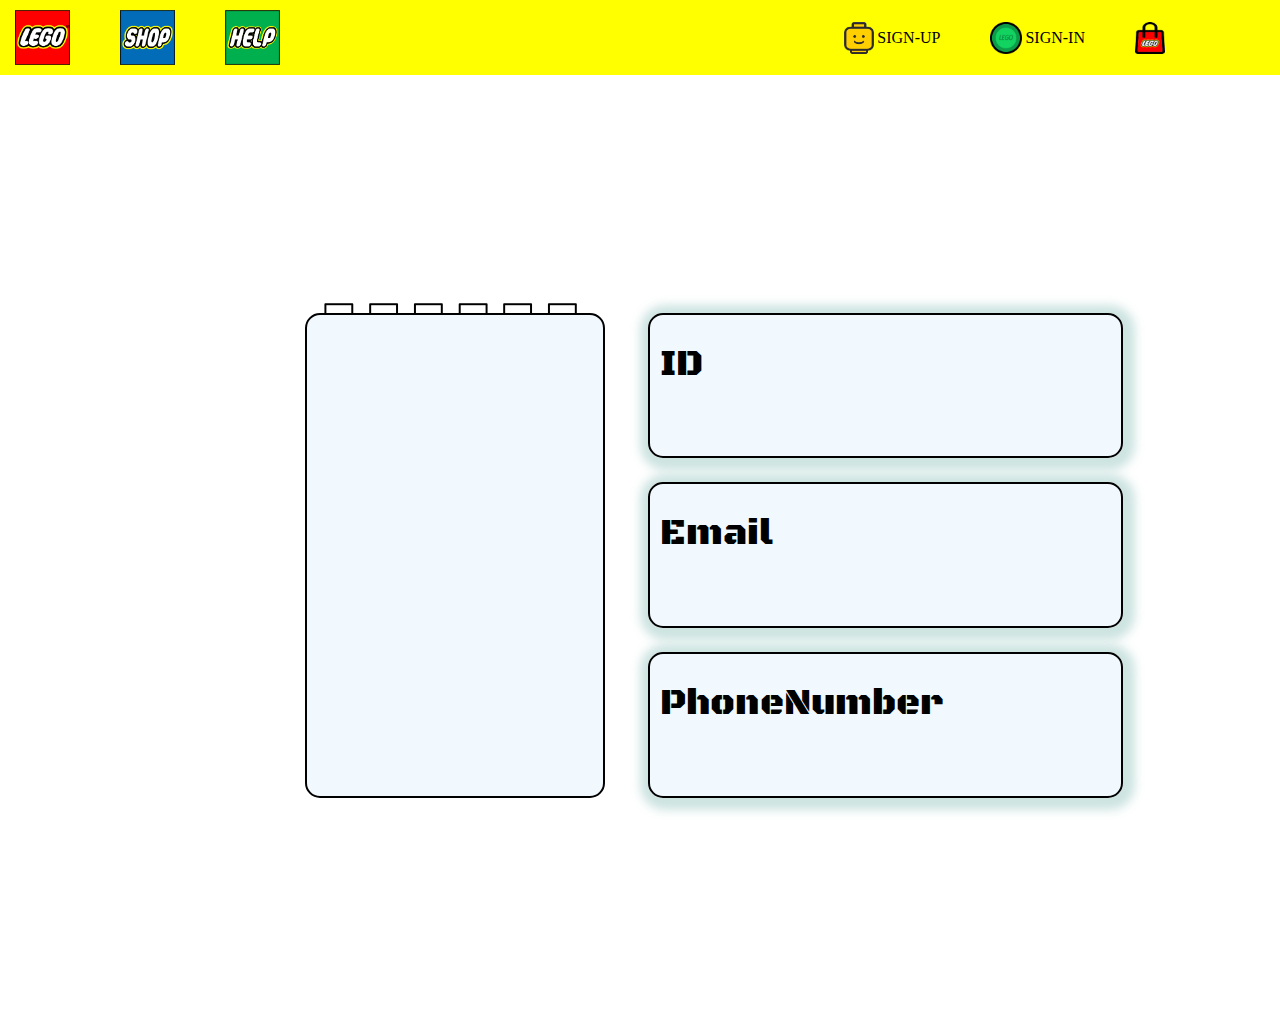
<file: personal.html>
<!DOCTYPE html>
<html lang="ko">

<head>
    <link rel="icon" type="image/x-icon" href="./css/images/header_logo.png">
    <meta charset="UTF-8">
    <meta name="viewport" content="width=device-width, initial-scale=1.0">
    <title>Document</title>
    <link rel="stylesheet" href="./css/reset.css">
    <link rel="stylesheet" href="./css/personal.css">
    <link rel="stylesheet" href="./css/header.css">
    <link rel="preconnect" href="https://fonts.googleapis.com">
    <link rel="preconnect" href="https://fonts.gstatic.com" crossorigin>
    <link href="https://fonts.googleapis.com/css2?family=Black+Ops+One&family=Noto+Sans+KR&display=swap"
        rel="stylesheet">
    <script src="https://cdnjs.cloudflare.com/ajax/libs/jquery/1.12.4/jquery.min.js"
        integrity="sha512-jGsMH83oKe9asCpkOVkBnUrDDTp8wl+adkB2D+//JtlxO4SrLoJdhbOysIFQJloQFD+C4Fl1rMsQZF76JjV0eQ=="
        crossorigin="anonymous" referrerpolicy="no-referrer"></script>

</head>

<body>
    <div class="header"></div>

    <div id="allbox">

        <div id="overFlowBox">
            <div id="FlowChar">
                <div class="uahha"></div>
            </div>
            <div id="FlowChar2">
                
                
                <div class="no" id="FlowId"></div>
                <div class="no" id="FlowMail"></div>
                
                <div class="no" id="FlowPhone"></div>
                
            </div>

        </div>
    </div>
    <script>$('.header').load('./header.html')</script>

    <script type="module" src="./js/index.js"></script>
    <script>
        let YourName = JSON.parse(sessionStorage.getItem("logname"))
        document.title = "Hello "+YourName;
        let AllYourName = JSON.parse(localStorage.getItem("signupdata"))
        let objIndex = AllYourName.findIndex((obj => obj.id == YourName))
        let a = AllYourName[objIndex].picture
        $('#FlowChar').css({
            backgroundImage: `url(${a})`,
            backgroundRepeat: "no-repeat",
            backgroundPosition: "-590px -309px"
        })
        let c = `<div class="c"></div>`
        let b = `<br>`
        $('#FlowId').text(AllYourName[objIndex].id)
        $('#FlowMail').text(AllYourName[objIndex].email)
        $('#FlowPhone').text(AllYourName[objIndex].phone)
        $('#FlowId').prepend(b)
        $('#FlowMail').prepend(b)
        $('#FlowPhone').prepend(b)
        $('#FlowId').append(c)
        $('#FlowMail').append(c)
        $('#FlowPhone').append(c)
    </script>
    <!-- <script>var colors = [
        "red",
        "pink",
        "purple",
        "deep-purple",
        "indigo",
        "blue",
        "light-blue",
        "cyan",
        "teal",
        "green",
        "light-green",
        "lime",
        "yellow",
        "amber",
        "orange",
        "deep-orange",
        "brown",
        "grey",
        "blue-grey"
    ];
    
    $(".brick").each(function () {
        var color = colors[Math.round(Math.random() * colors.length)];
        console.log(color);
        $(this).addClass("b-" + color);
    });
    
    // var $board = $('.board').packery({
    //     itemSelector: '.brick'
    // });
    
    $(".brick").each(function (i, boardItem) {
        var draggie = new Draggabilly(boardItem);
        // bind drag events to Packery
        // $board.packery( 'bindDraggabillyEvents', draggie );
    });
    </script> -->
</body>

</html>
</file>
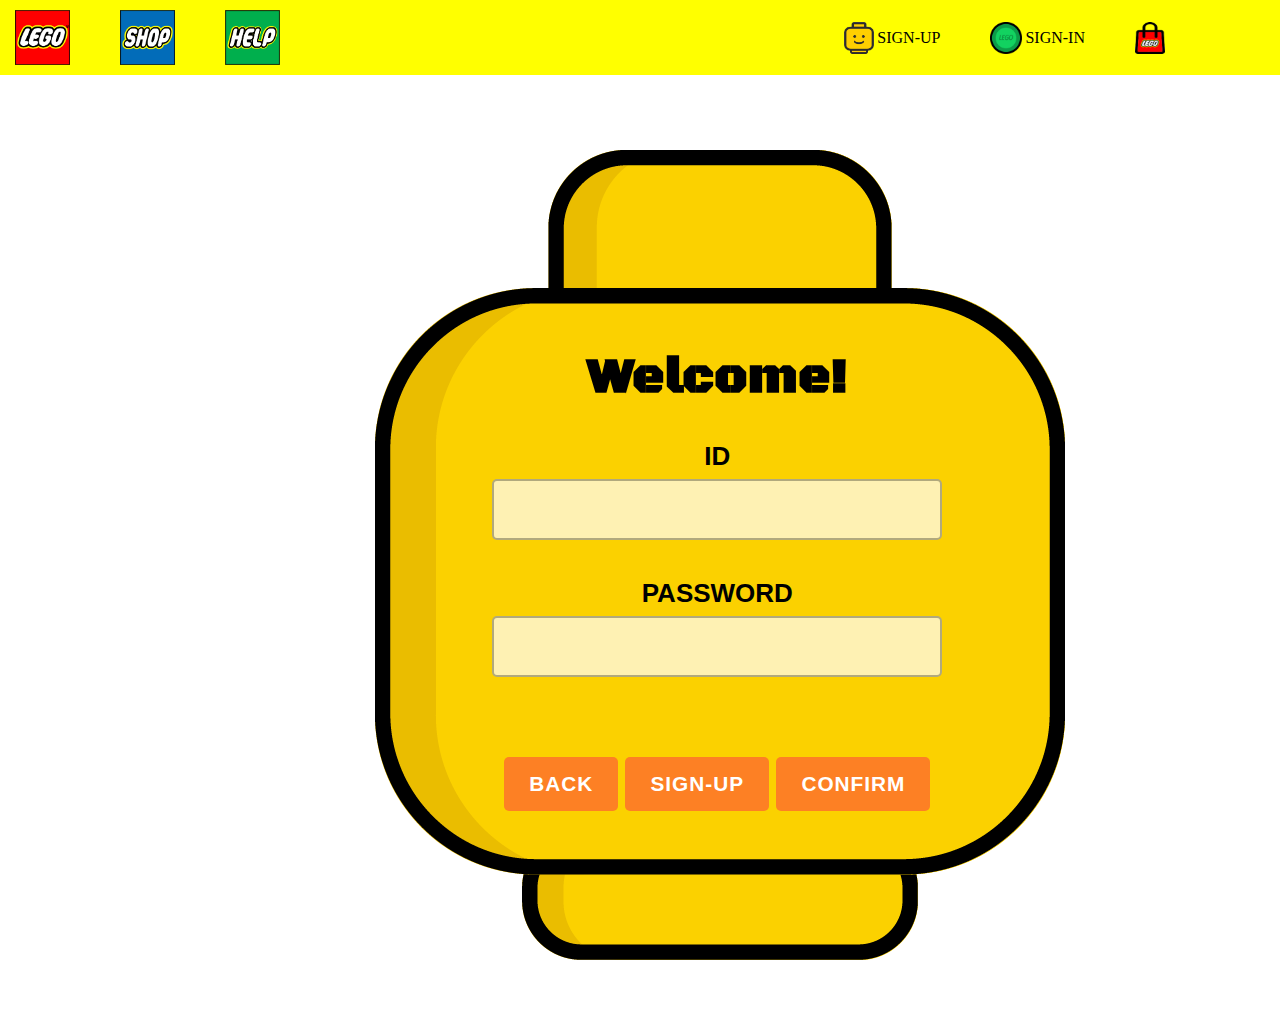
<file: signin.html>
<!DOCTYPE html>
<html lang="ko">
<head>
    <link rel="icon" type="image/x-icon" href="./css/images/header_logo.png">
    <meta charset="UTF-8">
    <meta http-equiv="X-UA-Compatible" content="IE=edge">
    <meta name="viewport" content="width=device-width, initial-scale=1.0">
    <title>Document</title>
    <link rel="stylesheet" href="./css/reset.css">
    <link rel="stylesheet" href="./css/signin.css">
    <link rel="stylesheet" href="./css/header.css">
    <link rel="preconnect" href="https://fonts.googleapis.com">
    <link rel="preconnect" href="https://fonts.gstatic.com" crossorigin>
    <link href="https://fonts.googleapis.com/css2?family=Black+Ops+One&family=Noto+Sans+KR&display=swap" rel="stylesheet">
    <script src="https://cdnjs.cloudflare.com/ajax/libs/jquery/1.12.4/jquery.min.js" integrity="sha512-jGsMH83oKe9asCpkOVkBnUrDDTp8wl+adkB2D+//JtlxO4SrLoJdhbOysIFQJloQFD+C4Fl1rMsQZF76JjV0eQ==" crossorigin="anonymous" referrerpolicy="no-referrer"></script>
</head>
<body>
    <div class="header"></div>
    <div id="allbox">
        <div id="signInLegoHead">
            <div id="signInFace"></div><!--class="face"-->
            <div id="signInData">
                <div id="signInErrorbox"></div>
                <form action="" class="signInForm">
                    <ul>
                        <span class="signInMessage">Welcome!</span>
                        <li>ID</li>
                        <li><input class="signInInput" type="text" autocomplete="off" id="signInId"></li>
                        <li>PASSWORD</li>
                        <li><input class="signInInput" type="password" autocomplete="off" id="signInPassword"></li>
                        <li id="signInButton">
                            <button type="button" id="signInButtonBack">BACK</button>
                            <button type="button" id="signInButtonClear">SIGN-UP</button>
                            <button type="button" id="signInButtonDone">CONFIRM</button>
                        </li>
                    </ul>
                </form>
            </div>
            <div id="signInGoHome">
                
            </div>
        </div>
    </div>
    <script>$('.header').load('./header.html')</script>
    
    <script type="module" src="./js/index.js"></script>
    <script type="module" src="./js/jssignin.js"></script>
   
</body>
</html>
</file>
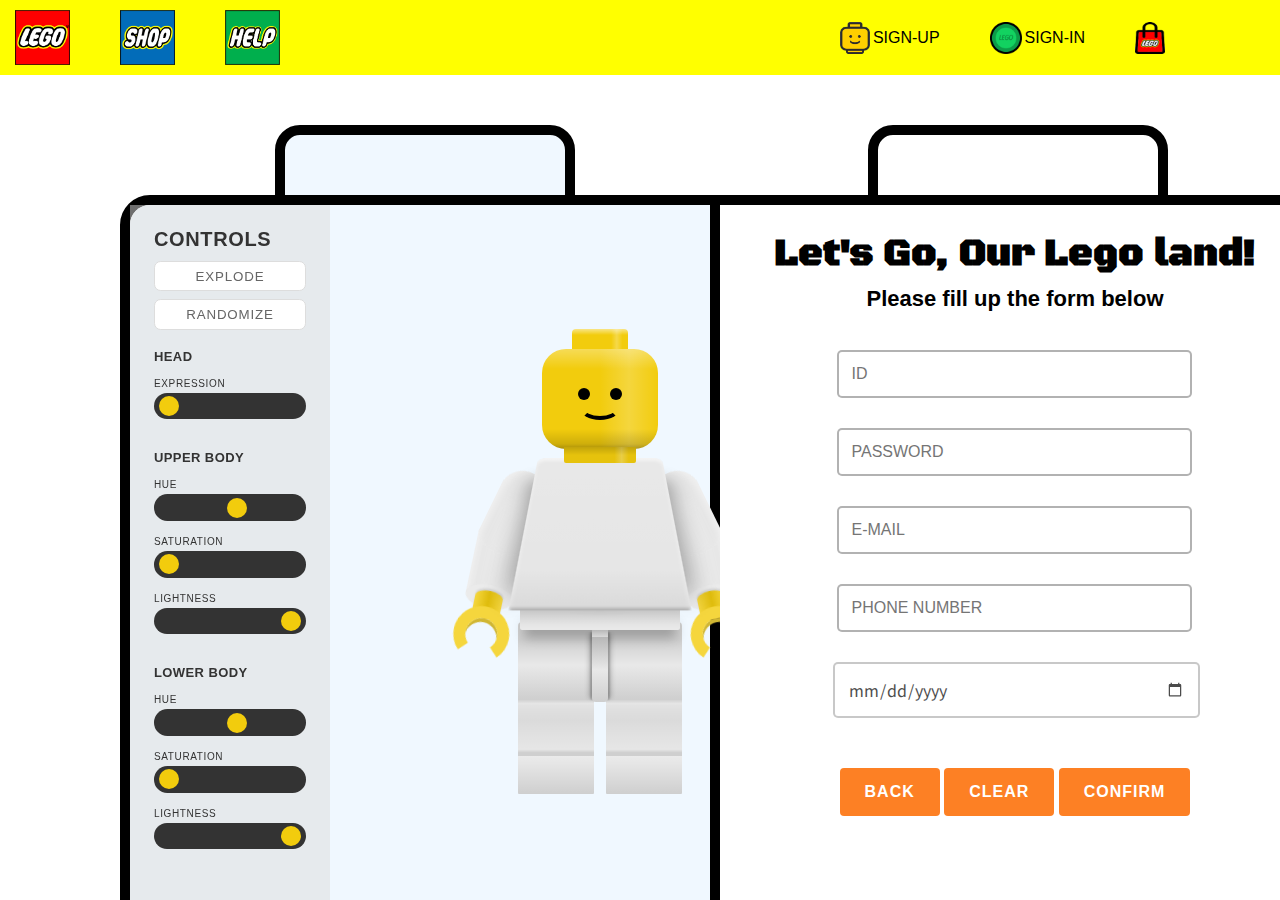
<file: signup.html>
<!DOCTYPE html>
<html lang="en-Us">

<head>
    <link rel="icon" type="image/x-icon" href="./css/images/header_logo.png">
    <meta charset="UTF-8">
    <meta http-equiv="X-UA-Compatible" content="IE=edge">
    <meta name="viewport" content="width=device-width, initial-scale=1.0">
    <title>signUp</title>
    <link rel="stylesheet" href="./css/reset.css">
    <link rel="stylesheet" href="./css/signup.css">
    <link rel="stylesheet" href="./css/header.css">
    <script src="https://cdnjs.cloudflare.com/ajax/libs/jquery/1.12.4/jquery.min.js"
        integrity="sha512-jGsMH83oKe9asCpkOVkBnUrDDTp8wl+adkB2D+//JtlxO4SrLoJdhbOysIFQJloQFD+C4Fl1rMsQZF76JjV0eQ=="
        crossorigin="anonymous" referrerpolicy="no-referrer"></script>
    <script src="./dist/dom-to-image.min.js"></script>
    <link rel="preconnect" href="https://fonts.googleapis.com">
    <link rel="preconnect" href="https://fonts.gstatic.com" crossorigin>
    <link href="https://fonts.googleapis.com/css2?family=Black+Ops+One&family=Noto+Sans+KR&display=swap"
        rel="stylesheet">
        <link rel="preconnect" href="https://fonts.googleapis.com">
<link rel="preconnect" href="https://fonts.gstatic.com" crossorigin>
<link href="https://fonts.googleapis.com/css2?family=Noto+Sans+KR&display=swap" rel="stylesheet">
</head>

<body id="body">

    <div class="header" style="width:100%;"></div>
    <div id="yesss"></div>

    <div id="allbox" style="position: fixed; top:75px; left:0; right:0;">
        <section id="signUp">
            <div id="signUpMinifigure">
                <div class="head2"></div>
                <div id="minifigureHTML"></div>
            </div>
            <div id="signUpInfobox">
                <div>
                    <form action="#" class="signUpForm">
                        <table>
                            <colgroup>
                                <col>
                                <col>
                            </colgroup>
                            <thead>
                                <tr class="signUpHead">
                                    <th colspan="2">
                                        <p class="signUpFormHead">Let's Go, Our Lego land!</p>
                                        <p class="signInFormSign">Please fill up the form below</p>
                                        <p class="emailcheck infoDone"> Please type right form of email </p>
                                        <ul class="signUpFormStatus">
                                            <li class="infoDone">ID</li>
                                            <li class="infoDone">PASSWORD</li>
                                            <li class="infoDone">E-MAIL</li>
                                            <li class="infoDone">PHONE NUMBER</li>
                                            <li class="infoDone">GENDER</li>
                                            <li class="infoDone">BIRTHDAY</li>
                                        </ul><!--메시지 뜰 예정-->
                                    </th>
                                </tr>
                            </thead>
                            <tbody>

                                <tr>
                                    <!-- <td>ID</td> -->
                                    <td><input class="infovalue" type="text" autocomplete="off" id="signUpFormName"
                                            placeholder="ID"></td>
                                </tr>
                                <tr>
                                    <!-- <td>PASSWORD</td> -->
                                    <td><input class="infovalue" type="password" autocomplete="off"
                                            id="signUpFormPassword" placeholder="PASSWORD"></td>
                                </tr>
                                <tr>
                                    <!-- <td>E-MAIL</td> -->
                                    <td><input class="infovalue" type="text" autocomplete="off" id="signUpFormEmail"
                                            placeholder="E-MAIL">
                                            <div id="emailerror" >YOU MUST INCLUDE WITH '@' '.' </div></td>
                                </tr>
                                <tr>
                                    <!-- <td>PHONE NUMBER</td> -->
                                    <td><input class="infovalue" type="text" autocomplete="off" id="signUpFormPhone"
                                            placeholder="PHONE NUMBER"></td>
                                </tr>
                                <!-- <tr>
                                    
                                    <td>
                                        <p>GENDER</p>
                                        <input class="infovalue signUpFormGenderRadio" type="radio" name="signUpFormGender" id="signUpFormGenderRadioMale" value="male">
                                        <label for="signUpFormGenderRadioMale">male</label>
                                        <input class="infovalue signUpFormGenderRadio" type="radio" name="signUpFormGender" id="signUpFormGenderRadioFemale" value="female">
                                        <label for="signUpFormGenderRadiofemale">female</label>
                                    </td>
                                </tr> -->
                                <tr>
                                    <!-- <td>BIRTHDAY</td> -->
                                    <td><input class="infovalue " type="date" name="signUpFormBirth"
                                            id="signUpFormBirth" style="font-family: Noto Sans KR; opacity: 0.7;;">
                                    </td>
                                </tr>
                            </tbody>
                            <tfoot>
                                <tr>
                                    <td colspan="2" id="signUpButton">
                                        <button type="button" id="signUpButtonBack">BACK</button>
                                        <button type="button" id="signUpButtonClear">CLEAR</button>
                                        <button type="button" id="signUpButtonDone">CONFIRM</button>
                                    </td>

                                </tr>
                            </tfoot>
                        </table>
                    </form>
                </div>
                <div class="head2"></div>
            </div>
            <div id="signUpGoHome">
                
            </div>
        </section>
    </div>

    <script>
        $("#minifigureHTML").load('./minifigure.html')

    </script>
    <script>$('.header').load('./header.html')</script>
    <script type="module" src="./js/index.js"></script>
    <script type="module" src="./js/jssignup.js"></script>



</body>

</html>
</file>
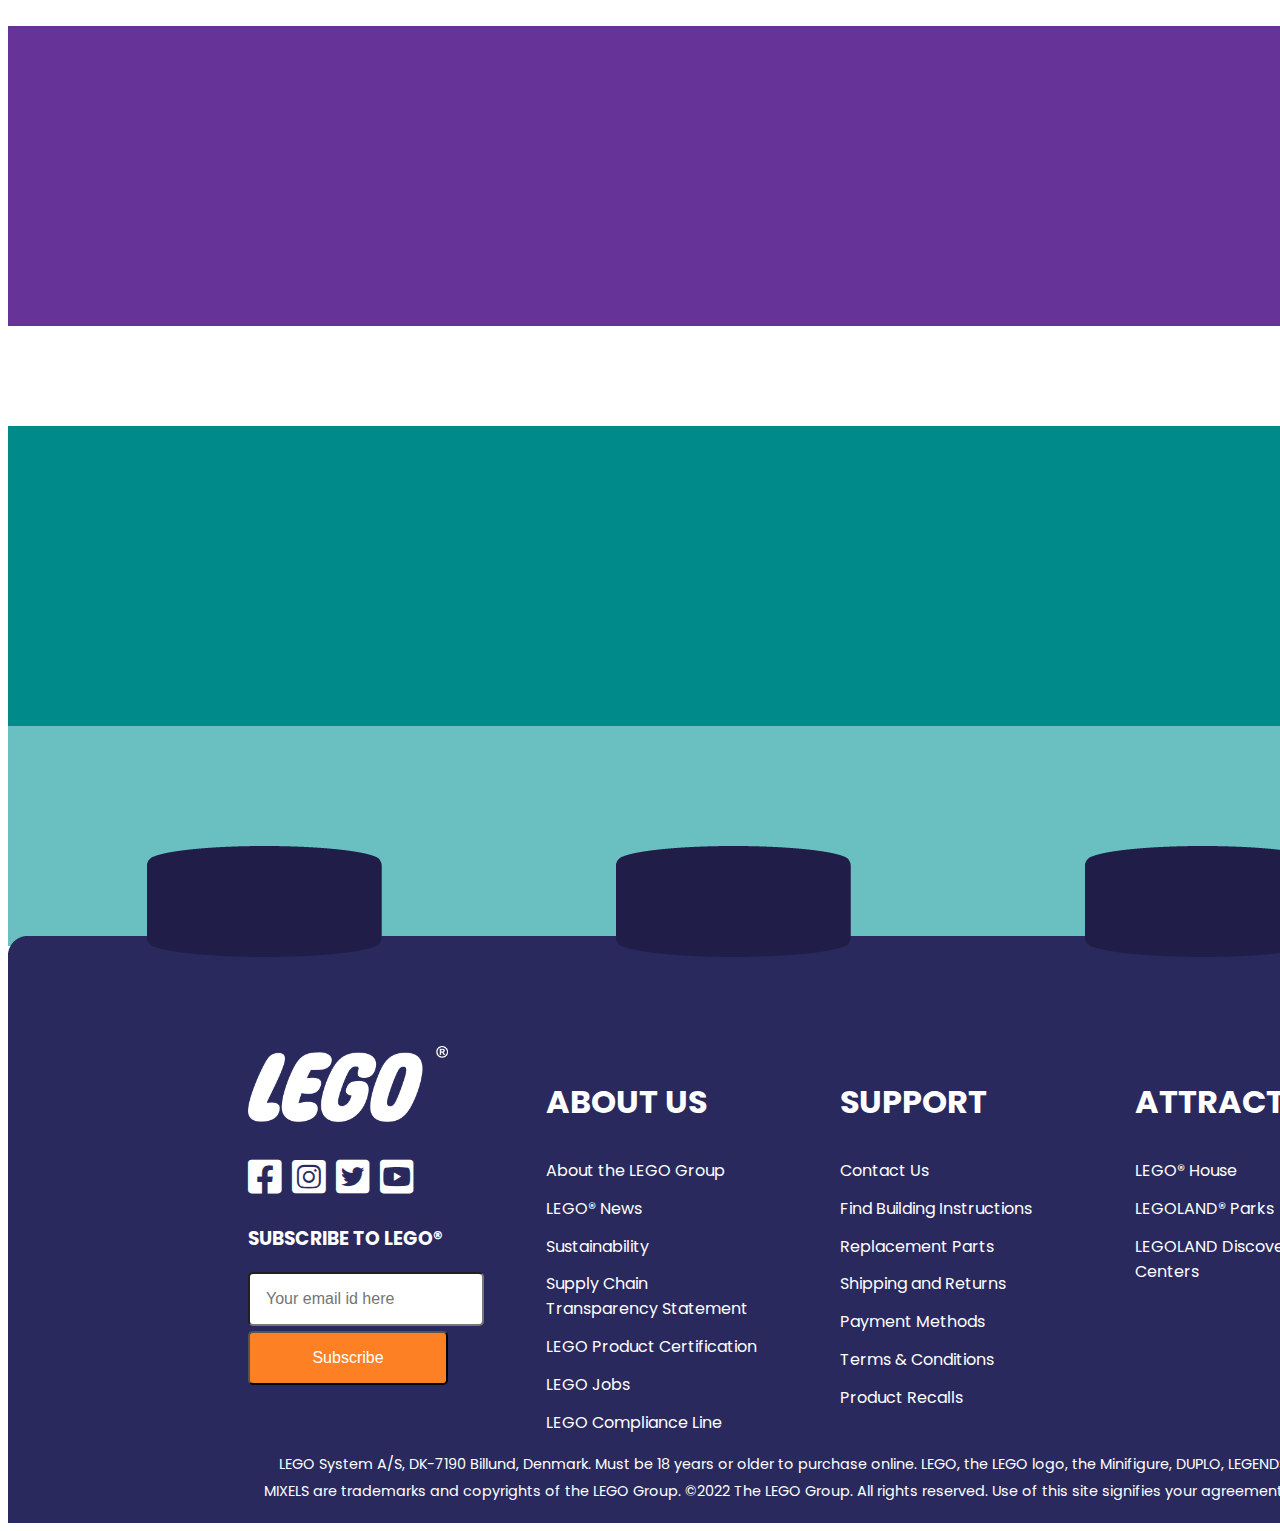
<file: test.html>
<!DOCTYPE html>
<html lang="ko">
<head>
    <meta charset="UTF-8">
    <meta http-equiv="X-UA-Compatible" content="IE=edge">
    <meta name="viewport" content="width=device-width, initial-scale=1.0">
    <title>Document</title>
    <script src="https://cdnjs.cloudflare.com/ajax/libs/jquery/1.12.4/jquery.min.js" integrity="sha512-jGsMH83oKe9asCpkOVkBnUrDDTp8wl+adkB2D+//JtlxO4SrLoJdhbOysIFQJloQFD+C4Fl1rMsQZF76JjV0eQ==" crossorigin="anonymous" referrerpolicy="no-referrer"></script>
</head>
<img>
<style>
    #aaa{
        width: 1440px;
        margin: 0px auto;
        position: relative;
    }
    #bb{
        width: auto;
        height: 300px;
        margin-bottom: 100px;
        background-color: rebeccapurple;
        
    }
    #cc{
        width: auto;
        height: 300px;
        margin-bottom: 100px;
        background-color: darkcyan
        
    }
    #dd{
        position: absolute;
        top:620px;
        width: 1440px;
        height: 300px;
        margin-bottom: 100px;
        background-color: rgb(106, 192, 192);
        z-index:-1;
    }
    
</style>

    <div id="aaa">
        <div id="bb"></div>
        <div id="cc"></div>
        <div id="dd"></div>

    </div>
    <div id="footer"></div>
    <script>
         $('#footer').load('./footer.html')
    </script>
    <script>
        let q = $('#bb').height() + $('#cc').height() + $('#dd').height()
        q = q - 80 +'px'
        console.log(q)
        $('#aaa').css("height", q)
    </script>
    <script>
        $(document).bind('mousewheel', function(e){
        if(e.originalEvent.wheelDelta /120 > 0) {
            console.log('scrolling up !');
	        console.log($(this).scrollTop());
        }
        else{
            console.log('scrolling down !');
            console.log($(this).scrollTop());
        }
    });
    </script>
</body>
</html>
</file>
<file: css/bag.css>
@import url("https://fonts.googleapis.com/css2?family=Anton&family=Bebas+Neue&family=Great+Vibes&family=Manrope&family=Montserrat+Alternates&family=Roboto+Flex:opsz@8..144&family=Ubuntu+Condensed&display=swap");
@import url("https://fonts.googleapis.com/css2?family=Orbitron&display=swap");
@import url("https://fonts.googleapis.com/css2?family=Press+Start+2P&display=swap");
#allbox {
  max-width: 1440px;
  min-width: 1440px;
  margin: 0px auto;
  height: 960px;
  display: flex;
  align-items: center;
  justify-content: center;
  font-family: "Black Ops One", cursive;
  font-family: "Noto Sans", sans-serif;
  font-size: 16px;
  position: relative;
}

#meButton {
  position: fixed;
  bottom: 50px;
  right: 200px;
}
#meButton button {
  padding: 8px 10px 5px 10px;
  font-size: 20px;
  font-family: "Press Start 2P";
}

#bagNoItems {
  font-family: "Orbitron";
  width: 100%;
  height: 550px;
  letter-spacing: -0.5px;
  background-color: beige;
  position: absolute;
  top: 10px;
  margin: 0px auto;
  display: none;
  justify-content: center;
  align-items: center;
  font-size: 60px;
  border-radius: 20px;
  box-shadow: inset 0px 0px 5px 5px white;
}
#bagNoItems::before {
  content: "";
  position: absolute;
  top: 50px;
  left: 0px;
  width: 100%;
  height: 550px;
  background-image: url(./images/Wedonthave.png);
  background-repeat: no-repeat;
  background-size: auto 80%;
  filter: grayscale(30%);
}
#bagNoItems p {
  padding-left: 340px;
}
#bagNoItems.view {
  display: flex;
}

#bagMessageBox {
  background-image: url(./images/messageDelete.png);
  display: flex;
  width: 450px;
  height: 132px;
  position: absolute;
  top: 50px;
  justify-content: center;
  align-items: end;
  z-index: 50;
  box-shadow: 5px 5px 5px 5px rgba(0, 0, 0, 0.3);
  border: solid 8px black;
  border-radius: 20px;
  background-color: darkgrey;
}
#bagMessageBox.unview {
  display: none;
}
#bagMessageBox button[type=button] {
  text-decoration: none;
  padding: 4px 15px;
  margin-left: 20px;
  margin-bottom: 15px;
  border-radius: 4px;
  color: #fff;
  font-weight: bold;
  font-size: 1.3em;
  text-align: center;
  border: rgba(253, 128, 36, 0);
  cursor: pointer;
}
#bagMessageBox button[type=button]:hover {
  color: #000;
}
#bagMessageBox button[type=button]:nth-child(1) {
  background-color: rgb(255, 0, 0);
  margin-left: 60px;
}
#bagMessageBox button[type=button]:nth-child(1):active {
  background-color: #ddd;
}
#bagMessageBox button[type=button]:nth-child(2) {
  background-color: rgb(2, 108, 185);
}
#bagMessageBox button[type=button]:nth-child(2):active {
  background-color: #ddd;
}

#bagTable {
  position: absolute;
  top: 30px;
}
#bagTable .bagItem {
  display: flex;
  justify-content: space-between;
  align-items: center;
  height: 250px;
  box-shadow: 10px 10px 10px 1px rgba(20, 20, 20, 0.5);
  margin-bottom: 10px;
}
#bagTable .bagItem .bagImage {
  margin-left: 20px;
  width: 250px;
  height: 250px;
  border-radius: 10px;
  display: flex;
  justify-content: center;
  align-items: center;
}
#bagTable .bagItem .bagImage img {
  max-width: 250px;
  max-height: 250px;
  height: auto;
  width: auto;
  transform: scale(95%);
  filter: drop-shadow(5px 5px 5px rgba(0, 0, 0, 0.2));
}
#bagTable .bagItem .bagName {
  width: 646px;
  text-align: start;
  text-indent: 3em;
  font-family: "Roboto Flex";
  font-size: 30px;
}
#bagTable .bagItem .bagPrice {
  text-align: center;
  font-family: "Roboto Flex";
  font-size: 20px;
  display: flex;
  align-items: end;
  margin-right: 20px;
  flex-direction: column-reverse;
}
#bagTable .bagItem .bagPrice span.howdareyou {
  color: #333;
}
#bagTable .bagItem .bagPrice span.howdareyou::before {
  content: "$";
  padding-right: 10px;
}
#bagTable .bagItem .bagPrice span.howareyou::before {
  content: "Total :";
  padding-right: 10px;
}
#bagTable .bagItem .bagQuant {
  flex-grow: 0.5;
  text-align: center;
  font-family: "Anton";
  font-size: 40px;
  display: flex;
  justify-content: center;
}
#bagTable .bagItem .bagQuant .bagQuantMinus {
  width: 35px;
  height: 35px;
  border-radius: 50%;
  text-align: center;
  line-height: 20px;
  font-size: 20px;
  cursor: zoom-out;
  background-image: url(./images/BtnRed.png);
  transition: all 0.5s;
  background-size: cover;
}
#bagTable .bagItem .bagQuant .bagQuantPlus {
  width: 35px;
  height: 35px;
  text-align: center;
  line-height: 20px;
  font-size: 20px;
  cursor: zoom-in;
  background-image: url(./images/BtnBlue.png);
  background-size: cover;
}
#bagTable .bagItem .bagQuant .bagQuantInput {
  margin: 0px 4px;
  box-shadow: -1px -1px 2px 0px #000;
  text-align: center;
  width: 100px;
  font-size: 30px;
  font-family: "Roboto Flex";
  border: none;
}
#bagTable .bagItem .bagDelete {
  font-family: "Ubuntu Condensed";
  font-weight: 800;
  font-size: 25px;
  color: red;
  filter: grayscale(80%);
  flex-grow: 0.5;
  text-align: center;
}/*# sourceMappingURL=bag.css.map */
</file>
<file: css/header.css>
@import url("https://fonts.googleapis.com/css2?family=Anton&family=Bebas+Neue&family=Manrope&family=Montserrat+Alternates&family=Roboto+Flex:opsz@8..144&family=Ubuntu+Condensed&display=swap");
#legoHeader {
  max-width: auto;
  height: 75px;
  background-color: yellow;
  display: flex;
  justify-content: center;
  position: relative;
}
#legoHeader #header {
  width: 1440px;
  height: 100%;
  display: flex;
  justify-content: space-between;
  align-items: center;
  padding: 0px 15px;
}
#legoHeader #header #headerLeft {
  display: flex;
  align-items: center;
}
#legoHeader #header #headerLeft div {
  padding-right: 50px;
}
#legoHeader #header #headerLeft #headerLog div {
  width: 55px;
  height: 55px;
  background-image: url(./images/header_logo.png);
  background-position: center;
  background-repeat: no-repeat;
  background-size: cover;
  cursor: pointer;
}
#legoHeader #header #headerLeft #headerLog span {
  display: none;
}
#legoHeader #header #headerLeft #headerGoods div {
  width: 55px;
  height: 55px;
  background-image: url(./images/header_shop.png);
  background-position: center;
  background-repeat: no-repeat;
  background-size: cover;
  cursor: pointer;
}
#legoHeader #header #headerLeft #headerGoods span {
  display: none;
}
#legoHeader #header #headerLeft #headerHelp div {
  width: 55px;
  height: 55px;
  background-image: url(./images/header_help.png);
  background-position: center;
  background-repeat: no-repeat;
  background-size: cover;
  cursor: pointer;
}
#legoHeader #header #headerLeft #headerHelp span {
  display: none;
}
#legoHeader #header #headerRight {
  display: flex;
  align-items: center;
}
#legoHeader #header #headerRight div {
  padding-left: 50px;
}
#legoHeader #header #headerRight #headerSignUp {
  display: flex;
  align-items: center;
}
#legoHeader #header #headerRight #headerSignUp div {
  padding: 0;
  width: 30px;
  height: 32px;
  background-image: url(./images/legohead.PNG);
  background-repeat: no-repeat;
  background-size: 100% 100%;
  display: block;
  line-height: 32px;
  cursor: pointer;
}
#legoHeader #header #headerRight #headerSignUp span {
  padding-left: 3px;
  display: block;
  cursor: pointer;
}
#legoHeader #header #headerRight #headerSign {
  display: flex;
  align-items: center;
}
#legoHeader #header #headerRight #headerSign div {
  cursor: pointer;
  padding: 0;
  width: 32px;
  height: 32px;
  background-image: url(./images/BtnPower.png);
  filter: brightness(110%);
  background-repeat: no-repeat;
  background-size: 100% 100%;
  display: block;
  line-height: 32px;
}
#legoHeader #header #headerRight #headerSign div.loging {
  background-image: url(./images/BtnPower.png);
  filter: brightness(80%);
}
#legoHeader #header #headerRight #headerSign span {
  cursor: pointer;
  padding-left: 3px;
  display: block;
}
#legoHeader #header #headerRight #headerShoplist {
  display: flex;
  align-items: center;
}
#legoHeader #header #headerRight #headerShoplist div {
  cursor: pointer;
  padding: 0;
  width: 30px;
  height: 32px;
  background-image: url(./images/legobag.PNG);
  background-repeat: no-repeat;
  background-size: 100% 100%;
  display: block;
  line-height: 32px;
}
#legoHeader #header #headerRight #headerShoplist span {
  display: none;
}
#legoHeader #header #headerRight #headerPersonal p {
  font-family: "Manrope";
  cursor: pointer;
  display: block;
  word-break: keep-all;
  white-space: nowrap;
  overflow: hidden;
  text-overflow: ellipsis;
  margin-top: 2px;
  font-size: 17px;
}
#legoHeader #header #headerRight #headerPersonal p.personalName {
  text-indent: 2px;
  font-weight: 800;
}
#legoHeader #headerMessageBox {
  background-image: url(./images/messageSignOut.png);
  display: flex;
  width: 450px;
  height: 132px;
  position: absolute;
  top: 50px;
  justify-content: center;
  align-items: end;
  z-index: 50;
  box-shadow: 5px 5px 5px 5px rgba(0, 0, 0, 0.3);
  border: solid 8px black;
  border-radius: 20px;
  background-color: darkgrey;
}
#legoHeader #headerMessageBox.unview {
  display: none;
}
#legoHeader #headerMessageBox button[type=button] {
  text-decoration: none;
  padding: 4px 15px;
  margin-left: 20px;
  margin-bottom: 15px;
  border-radius: 4px;
  color: #fff;
  font-weight: bold;
  font-size: 1.3em;
  text-align: center;
  border: rgba(253, 128, 36, 0);
  cursor: pointer;
}
#legoHeader #headerMessageBox button[type=button]:hover {
  color: #000;
}
#legoHeader #headerMessageBox button[type=button]:nth-child(1) {
  background-color: rgb(255, 0, 0);
  margin-left: 60px;
}
#legoHeader #headerMessageBox button[type=button]:nth-child(1):active {
  background-color: #ddd;
}
#legoHeader #headerMessageBox button[type=button]:nth-child(2) {
  background-color: rgb(2, 108, 185);
}
#legoHeader #headerMessageBox button[type=button]:nth-child(2):active {
  background-color: #ddd;
}/*# sourceMappingURL=header.css.map */
</file>
<file: css/detail.css>
@import url("https://fonts.googleapis.com/css2?family=Anton&family=Bebas+Neue&family=Manrope&family=Montserrat+Alternates&family=Roboto+Flex:opsz@8..144&family=Ubuntu+Condensed&display=swap");
#allbox {
  max-width: 1440px;
  min-width: 1440px;
  margin: 0px auto;
  padding-top: 40px;
  font-family: "Black Ops One", cursive;
  font-family: "Noto Sans", sans-serif;
  font-size: 16px;
}
#allbox #detailMain {
  width: 100%;
  display: flex;
  flex-wrap: wrap;
  justify-content: space-around;
  margin: 0px auto;
  margin-bottom: 15px;
  position: relative;
}
#allbox #detailMain #pleaseLogin {
  margin: 0 auto;
  top: 11%;
  position: fixed;
  background-image: url(./images/messagePlease.png);
  background-size: cover;
  background-repeat: no-repeat;
  z-index: 30;
  box-shadow: 5px 5px 5px 5px rgba(0, 0, 0, 0.3);
  border: solid 8px black;
  border-radius: 20px;
  width: 450px;
  height: 132px;
  background-color: darkgrey;
  display: none;
}
#allbox #detailMain #detailImageBox2 {
  margin: 0 auto;
  top: 11%;
  position: fixed;
  background-image: url(./images/messageAdd.png);
  background-size: cover;
  background-repeat: no-repeat;
  z-index: 30;
  box-shadow: 5px 5px 5px 5px rgba(0, 0, 0, 0.3);
  border: solid 8px black;
  border-radius: 20px;
  width: 450px;
  height: 132px;
  background-color: darkgrey;
  display: none;
}
#allbox #detailMain #detailImageBox2 button[type=button] {
  position: absolute;
  bottom: 0;
  text-decoration: none;
  padding: 4px 15px;
  margin-left: 20px;
  margin-bottom: 15px;
  border-radius: 4px;
  color: #fff;
  font-weight: bold;
  font-size: 1.3em;
  text-align: center;
  border: rgba(253, 128, 36, 0);
  cursor: pointer;
}
#allbox #detailMain #detailImageBox2 button[type=button]:hover {
  color: #000;
}
#allbox #detailMain #detailImageBox2 button[type=button]:nth-child(2) {
  background-color: rgb(255, 0, 0);
  margin-left: 60px;
  left: 0;
}
#allbox #detailMain #detailImageBox2 button[type=button]:nth-child(2):active {
  background-color: #ddd;
}
#allbox #detailMain #detailImageBox2 button[type=button]:nth-child(3) {
  background-color: rgb(2, 108, 185);
  right: 110px;
}
#allbox #detailMain #detailImageBox2 button[type=button]:nth-child(3):active {
  background-color: #ddd;
}
#allbox #detailMain #detailMainLeft {
  width: 58%;
  height: 800px;
  display: flex;
  flex-wrap: wrap;
  justify-content: center;
  position: relative;
}
#allbox #detailMain #detailMainLeft #detailImageBox {
  width: 750px;
  height: 750px;
  display: flex;
  justify-content: center;
  align-items: center;
  background: rgb(255, 255, 255);
  background: radial-gradient(circle, rgb(255, 255, 255) 61%, rgba(0, 0, 0, 0.0592612045) 100%);
}
#allbox #detailMain #detailMainLeft #detailImageBox img {
  max-width: 755px;
  max-height: 750px;
  width: auto;
  height: auto;
  transform: scale(90%);
  filter: drop-shadow(10px 10px 10px rgba(0, 0, 0, 0.7));
}
#allbox #detailMain #detailMainLeft #detailImageBox img.unview {
  filter: grayscale(100%) brightness(80%) drop-shadow(5px 5px 5px rgba(0, 0, 0, 0.7));
}
#allbox #detailMain #detailMainLeft #soldOut {
  width: 750px;
  height: 750px;
  position: absolute;
  background-repeat: no-repeat;
  background-position: center;
  background-size: 700px 330px;
  background-image: url(./images/soldOut.png);
  display: none;
}
#allbox #detailMain #detailMainLeft #soldOut.view {
  display: block;
}
#allbox #detailMain #detailMainLeft #detail3Info {
  margin-top: 0%;
  width: 530px;
  height: 250px;
  display: flex;
  justify-content: space-around;
  align-items: center;
  font-family: "Bebas Neue";
  font-size: 40px;
  letter-spacing: 2px;
}
#allbox #detailMain #detailMainLeft #detail3Info #detailInfoL {
  width: 25%;
  height: 80%;
  flex-direction: column;
  display: flex;
  justify-content: center;
  align-items: center;
}
#allbox #detailMain #detailMainLeft #detail3Info #detailInfoL span {
  font-family: "Montserrat Alternates";
}
#allbox #detailMain #detailMainLeft #detail3Info #detailInfoM {
  width: 25%;
  height: 80%;
  flex-direction: column;
  display: flex;
  justify-content: center;
  align-items: center;
  border-left: 3px solid rgba(40, 40, 40, 0.4);
  border-right: 3px solid rgba(40, 40, 40, 0.4);
}
#allbox #detailMain #detailMainLeft #detail3Info #detailInfoM span {
  font-family: "Montserrat Alternates";
}
#allbox #detailMain #detailMainLeft #detail3Info #detailInfoR {
  width: 25%;
  height: 80%;
  flex-direction: column;
  display: flex;
  justify-content: center;
  align-items: center;
}
#allbox #detailMain #detailMainLeft #detail3Info #detailInfoR span {
  font-family: "Montserrat Alternates";
}
#allbox #detailMain #detailMainRight {
  width: 38%;
  background: rgba(213, 213, 213, 0.2);
  box-shadow: inset 0 0 50px 10px rgb(255, 255, 255);
}
#allbox #detailMain #detailMainRight ul {
  height: 980px;
  width: 95%;
  margin: 20px auto;
  display: flex;
  flex-direction: column;
  font-size: 25px;
  font-family: "Roboto Flex";
  justify-content: space-between;
}
#allbox #detailMain #detailMainRight ul li {
  padding-left: 30px;
  padding-top: 5%;
  padding-bottom: 5%;
}
#allbox #detailMain #detailMainRight ul li p {
  font-family: "Ubuntu Condensed";
  letter-spacing: 1px;
  font-weight: 700;
  font-size: 35px;
  margin-bottom: 15px;
}
#allbox #detailMain #detailMainRight ul li span {
  padding-left: 1em;
}
#allbox #detailMain #detailMainRight ul #detailListStarsNew {
  display: flex;
  justify-content: space-between;
}
#allbox #detailMain #detailMainRight ul #detailListStarsNew #detailStars img {
  width: 30px;
  height: 30px;
}
#allbox #detailMain #detailMainRight ul #detailListStarsNew #detailNew {
  font-family: "anton";
  display: block;
  margin-right: 50px;
  font-size: 35px;
}
#allbox #detailMain #detailMainRight ul #detailListPrice span::before {
  content: "$ ";
}
#allbox #detailMain #detailMainRight ul #detailListButton {
  display: flex;
  justify-content: center;
  -moz-column-gap: 10px;
       column-gap: 10px;
  align-items: center;
}
#allbox #detailMain #detailMainRight ul #detailListButton #detailListButtonMinus {
  width: 35px;
  height: 35px;
  border-radius: 50%;
  text-align: center;
  line-height: 20px;
  font-size: 20px;
  cursor: zoom-out;
  background-image: url(./images/BtnRed.png);
  transition: all 0.5s;
  background-size: cover;
}
#allbox #detailMain #detailMainRight ul #detailListButton #detailListButtonPlus {
  width: 35px;
  height: 35px;
  text-align: center;
  line-height: 20px;
  font-size: 20px;
  cursor: zoom-in;
  background-image: url(./images/BtnBlue.png);
  background-size: cover;
}
#allbox #detailMain #detailMainRight ul #detailListButton #detailListButtonQuant {
  margin: 0px 10px;
  border: none;
  width: 50px;
  height: 30px;
  background-color: azure;
  text-align: center;
  line-height: 20px;
  font-size: 20px;
  cursor: text;
  border-radius: 5px;
  border: 2px solid #000;
}
#allbox #detailMain #detailMainRight ul #detailListButton #detailListButtonBuy {
  text-decoration: none;
  padding: 8px 17px;
  border-radius: 4px;
  background: rgb(253, 128, 36);
  color: #fff;
  font-weight: bold;
  letter-spacing: 1px;
  font-size: 1em;
  text-align: center;
  border: rgb(253, 128, 36);
  cursor: pointer;
  transition: all 0.3s;
}
#allbox #detailMain #detailMainRight ul #detailListButton #detailListButtonBuy:hover {
  filter: brightness(130%);
}
#allbox #detailMain #detailMainRight ul #detailListButton #detailListButtonBuy.unview {
  cursor: no-drop;
  background-color: black;
  opacity: 0.8;
}
#allbox #detailMain #detailMainBottom {
  width: 98%;
  margin-top: 100px;
  padding: 20px;
  opacity: 0.3;
  transition: all 0.4s;
}
#allbox #detailMain #detailMainBottom:hover {
  opacity: 1;
  cursor: none;
}
#allbox #detailMain #detailMainBottom p {
  font-family: "Manrope";
  font-size: 20px;
  line-height: 2em;
  padding-bottom: 30px;
}
#allbox #detailMain #detailMainBottom p::before {
  content: "";
  display: inline-block;
  width: 20px;
  height: 20px;
  background-image: url(./images/oneBlock.png);
  background-position: -8px 0px;
  margin-right: 5px;
}
#allbox #detailMain #detailMainBottom ul {
  font-family: "Manrope";
  line-height: 3em;
  font-size: 20px;
  text-indent: 50px;
  padding-left: 50px;
}
#allbox #detailMain #detailMainBottom ul li::before {
  content: "";
  display: inline-block;
  width: 20px;
  height: 20px;
  background-image: url(./images/oneBlock.png);
  filter: grayscale(40%);
  background-size: 100% 100%;
  margin-right: 5px;
  margin-top: 5px;
}/*# sourceMappingURL=detail.css.map */
</file>
<file: css/personal.css>
#allbox {
  max-width: 1440px;
  min-width: 1440px;
  margin: 0px auto;
  height: 960px;
  display: flex;
  align-items: center;
  justify-content: center;
  font-family: "Black Ops One", cursive;
  font-family: "Noto Sans", sans-serif;
  font-size: 16px;
  position: relative;
}

#overFlowBox {
  position: absolute;
  display: flex;
  justify-content: center;
  -moz-column-gap: 30px;
       column-gap: 30px;
}
#overFlowBox #FlowChar {
  width: 300px;
  height: 485px;
  background-color: rgba(240, 248, 255, 0.9);
  border-radius: 15px;
  border: 2px black solid;
}
#overFlowBox #FlowChar .uahha {
  position: absolute;
  top: -11px;
  left: 10px;
  background-position: center;
  width: 280px;
  height: 11px;
  background-image: url(./images/topHead.png);
}
#overFlowBox #FlowChar2 {
  width: 500px;
  height: 485px;
  border-radius: 15px;
  display: flex;
  flex-direction: column;
  justify-content: space-between;
  align-items: center;
}
#overFlowBox #FlowChar2 .no {
  width: 95%;
  height: 30%;
  border: 2px solid black;
  border-radius: 15px;
  padding-top: 30px;
  padding-left: 10px;
  font-size: 230%;
  position: relative;
  background-color: rgba(240, 248, 255, 0.9);
  box-shadow: 2px 2px 10px 10px rgba(189, 219, 215, 0.753);
}
#overFlowBox #FlowChar2 .c {
  position: absolute;
  top: -11px;
  left: 10px;
  background-position: center;
  width: 95%;
  height: 11px;
  background-image: url(./images/topHead2.png);
}
#overFlowBox #FlowChar2 #FlowId::before {
  content: "ID";
  font-family: "Black Ops One", cursive;
  padding-right: 1em;
}
#overFlowBox #FlowChar2 #FlowMail::before {
  content: "Email";
  font-family: "Black Ops One", cursive;
  padding-right: 1em;
}
#overFlowBox #FlowChar2 #FlowPhone::before {
  content: "PhoneNumber";
  font-family: "Black Ops One", cursive;
  padding-right: 1em;
}/*# sourceMappingURL=personal.css.map */
</file>
<file: css/signin.css>
#allbox {
  max-width: 1440px;
  min-width: 1440px;
  margin: 0px auto;
  background-color: #fff;
  height: 960px;
  display: flex;
  align-items: center;
  justify-content: center;
  font-family: "Black Ops One", cursive;
  font-family: "Noto Sans", sans-serif;
  font-size: 16px;
}
#allbox #signInLegoHead {
  width: 690px;
  height: 810px;
  margin: 30px auto;
  background-image: url(./images/signInHead.png);
  background-repeat: no-repeat;
  background-size: cover;
  position: relative;
}
#allbox #signInLegoHead #signInGoHome {
  left: 17%;
  top: -11%;
  position: absolute;
  background-image: url(./images/messageWelcome.png);
  background-size: cover;
  background-repeat: no-repeat;
  z-index: 30;
  box-shadow: 5px 5px 5px 5px rgba(0, 0, 0, 0.3);
  border: solid 8px black;
  border-radius: 20px;
  width: 450px;
  height: 132px;
  background-color: darkgrey;
  display: none;
}
#allbox #signInLegoHead #signInGoHome button {
  position: absolute;
  bottom: 0;
  left: 50%;
}
#allbox #signInLegoHead #signInFace {
  position: absolute;
  opacity: 1;
  width: 100%;
  height: 100%;
}
#allbox #signInLegoHead #signInFace.face {
  background-image: url(./images/signInFace.png);
  background-repeat: no-repeat;
  animation: 0.8s facecome;
}
@keyframes facecome {
  0% {
    background-position-x: -1014px;
  }
  60% {
    background-position-x: 60px;
  }
  80% {
    background-position-x: 0px;
  }
  80% {
    background-position-x: -20px;
  }
  100% {
    background-position-x: 0px;
  }
}
#allbox #signInLegoHead #signInFace.face2 {
  background-image: url(./images/signInAngry.png);
  background-repeat: no-repeat;
  animation: 0.8s facecome2;
}
@keyframes facecome2 {
  0% {
    background-position-x: 1014px;
  }
  60% {
    background-position-x: -60px;
  }
  80% {
    background-position-x: 0px;
  }
  80% {
    background-position-x: 30px;
  }
  100% {
    background-position-x: 0px;
  }
}
#allbox #signInLegoHead #signInFace.face3 {
  background-repeat: no-repeat;
  animation: 0.8s facecome3;
}
@keyframes facecome3 {
  0% {
    background-image: url(./images/signInAngry.png);
    background-position-x: 0px;
  }
  20% {
    background-image: url(./images/signInAngry.png);
    background-position-x: 20px;
  }
  30% {
    background-image: url(./images/signInAngry.png);
    background-position-x: 0px;
  }
  50% {
    background-image: url(./images/signInAngry.png);
    background-position-x: -60px;
  }
  100% {
    background-image: url(./images/signInAngry.png);
    background-position-x: 1014px;
  }
}
#allbox #signInLegoHead #signInData {
  position: absolute;
  top: 25%;
  left: 17%;
}
#allbox #signInLegoHead #signInData #signInErrorbox {
  display: none;
  width: 449px;
  height: 132px;
  background-image: url(./images/messageWrong.png);
  position: absolute;
  background-size: cover;
  background-repeat: no-repeat;
  top: -65%;
  left: 0%;
  z-index: 30;
  box-shadow: 5px 5px 5px 5px rgba(0, 0, 0, 0.3);
  border: solid 8px black;
  border-radius: 20px;
}
#allbox #signInLegoHead #signInData #signInErrorbox.show {
  display: block;
}
#allbox #signInLegoHead .signInForm {
  text-align: center;
  width: 450px;
  height: 450px;
}
#allbox #signInLegoHead .signInForm ul span {
  margin-bottom: 40px;
  display: inline-block;
  font-family: "Black Ops One", cursive;
  font-size: 50px;
  font-weight: bolder;
}
#allbox #signInLegoHead .signInForm ul li {
  padding-bottom: 10px;
  font-size: 26px;
  font-weight: 550;
}
#allbox #signInLegoHead .signInForm ul li:nth-child(4) {
  padding-top: 30px;
}
#allbox #signInLegoHead .signInForm ul li:nth-child(6) {
  padding-top: 70px;
}
#allbox #signInLegoHead .signInForm ul li button[type=button] {
  text-decoration: none;
  padding: 15px 25px;
  border-radius: 5px;
  background: rgb(253, 128, 36);
  color: #fff;
  font-weight: bold;
  letter-spacing: 1px;
  font-size: 0.8em;
  text-align: center;
  border: rgb(253, 128, 36);
  cursor: pointer;
}
#allbox #signInLegoHead .signInForm ul li button[type=button]:hover {
  color: #000;
}
#allbox #signInLegoHead .signInForm ul li button[type=button]:active {
  background: #ddd;
}
#allbox #signInLegoHead .signInForm ul li input {
  box-sizing: border-box;
  display: block;
  width: 100%;
  border: solid 2px rgba(0, 0, 0, 0.3);
  border-radius: 5px;
  padding: 13px;
  outline: 0;
  background-color: rgba(255, 255, 255, 0.7);
  font-size: 1em;
}
#allbox #signInLegoHead .signInForm ul li input.infoError {
  border: red 3px solid;
}/*# sourceMappingURL=signin.css.map */
</file>
<file: css/signup.css>
#yesss {
  position: absolute;
  top: 10px;
  left: 10px;
  display: none;
}

#allbox {
  max-width: 1440px;
  min-width: 1440px;
  margin: 0px auto;
  height: 960px;
  display: flex;
  align-items: center;
  justify-content: center;
  font-family: "Black Ops One", cursive;
  font-family: "Noto Sans", sans-serif;
  font-size: 16px;
}
#allbox #signUp {
  width: 1200px;
  height: 720px;
  background-color: white;
  display: flex;
  border: 10px solid #000;
  border-radius: 30px 30px 0 0;
}
#allbox #signUp #signUpGoHome {
  display: none;
  width: 449px;
  height: 132px;
  position: absolute;
  background-size: cover;
  background-repeat: no-repeat;
  top: 200px;
  left: calc(50% - 224.5px);
  z-index: 30;
  box-shadow: 5px 5px 5px 5px rgba(0, 0, 0, 0.3);
  border: solid 8px black;
  border-radius: 20px;
  z-index: 99;
}
#allbox #signUp #signUpGoHome.show1 {
  display: block;
  background-image: url("./images/messageEmail.png");
}
#allbox #signUp #signUpGoHome.show2 {
  display: block;
  background-image: url("./images/messageID.png");
}
#allbox #signUp #signUpGoHome.show3 {
  display: block;
  background-image: url("./images/messageIDEmail.png");
}
#allbox #signUp #signUpGoHome.show4 {
  display: block;
  background-image: url("./images/messageWelcome.png");
}
#allbox #signUp #signUpMinifigure {
  position: relative;
  width: 50%;
  height: 100%;
  background-color: aliceblue;
  border-radius: 20px 0px 0px 0px;
  border-right: 10px solid #000;
}
#allbox #signUp #signUpMinifigure div.head2 {
  width: 300px;
  height: 150px;
  position: absolute;
  top: calc(-10% - 10px);
  background-color: aliceblue;
  left: 25%;
  border-radius: 25px;
  border: 10px solid #000;
  z-index: -99;
}
#allbox #signUp #signUpMinifigure #minifigureHTML {
  position: absolute;
  top: 0;
  left: 0;
}
#allbox #signUp #signUpInfobox {
  position: relative;
  width: 50%;
  height: 100%;
  background-color: rgb(255, 255, 255);
  border-radius: 0px 20px 0px 0px;
}
#allbox #signUp #signUpInfobox .signUpFormHead {
  padding-top: 30px;
  font-family: "Black Ops One", cursive;
  font-size: 38px;
  font-weight: bold;
}
#allbox #signUp #signUpInfobox .signInFormSign {
  padding-top: 15px;
  margin-bottom: 40px;
  font-size: 22px;
  font-weight: 550;
}
#allbox #signUp #signUpInfobox div.head2 {
  width: 300px;
  height: 150px;
  position: absolute;
  top: calc(-10% - 10px);
  background-color: #fff;
  left: 25%;
  border-radius: 25px;
  border: 10px solid #000;
  z-index: -99;
}
#allbox #signUp #signUpInfobox .signUpForm table thead .emailcheck.infoDone {
  display: none;
}
#allbox #signUp #signUpInfobox .signUpForm table thead .emailcheck.infoError {
  display: block;
}
#allbox #signUp #signUpInfobox .signUpForm table thead .signUpFormStatus {
  display: flex;
  justify-content: space-around;
}
#allbox #signUp #signUpInfobox .signUpForm table thead .signUpFormStatus li.infoDone {
  display: none;
}
#allbox #signUp #signUpInfobox .signUpForm table thead .signUpFormStatus li.infoError {
  display: inline-block;
}
#allbox #signUp #signUpInfobox .signUpForm table tbody tr {
  width: 470px;
  display: flex;
  justify-content: center;
}
#allbox #signUp #signUpInfobox .signUpForm table tbody tr #signUpFormBirth {
  margin-right: 73px;
}
#allbox #signUp #signUpInfobox .signUpForm table tbody tr:nth-of-type(3) {
  position: relative;
}
#allbox #signUp #signUpInfobox .signUpForm table tbody tr:nth-of-type(3) #emailerror {
  box-sizing: border-box;
  display: none;
  width: 320px;
  border-radius: 5px;
  padding: 12px;
  outline: 0;
  font-size: 0.8em;
  position: absolute;
  background-color: rgba(231, 196, 38, 0.9098039216);
  top: 2px;
  left: 8em;
  opacity: 1;
}
#allbox #signUp #signUpInfobox .signUpForm table tbody tr td {
  text-align: center;
  padding-bottom: 30px;
  font-size: 20px;
}
#allbox #signUp #signUpInfobox .signUpForm table tbody tr td input {
  box-sizing: border-box;
  display: block;
  width: 150%;
  border: solid 2px rgba(0, 0, 0, 0.3);
  border-radius: 5px;
  padding: 13px;
  outline: 0;
  font-size: 0.8em;
}
#allbox #signUp #signUpInfobox .signUpForm table tbody tr td input.infoError {
  border: solid 2px red;
}
#allbox #signUp #signUpInfobox .signUpForm table tfoot td {
  padding-top: 20px;
  text-align: center;
}
#allbox #signUp #signUpInfobox .signUpForm table tfoot td button[type=button] {
  text-decoration: none;
  padding: 15px 25px;
  border-radius: 4px;
  background: rgb(253, 128, 36);
  color: #fff;
  font-weight: bold;
  letter-spacing: 1px;
  font-size: 1em;
  text-align: center;
  border: rgb(253, 128, 36);
  cursor: pointer;
}
#allbox #signUp #signUpInfobox .signUpForm table tfoot td button[type=button]:hover {
  color: #000;
}
#allbox #signUp #signUpInfobox .signUpForm table tfoot td button[type=button]:active {
  background: #ddd;
}/*# sourceMappingURL=signup.css.map */
</file>
